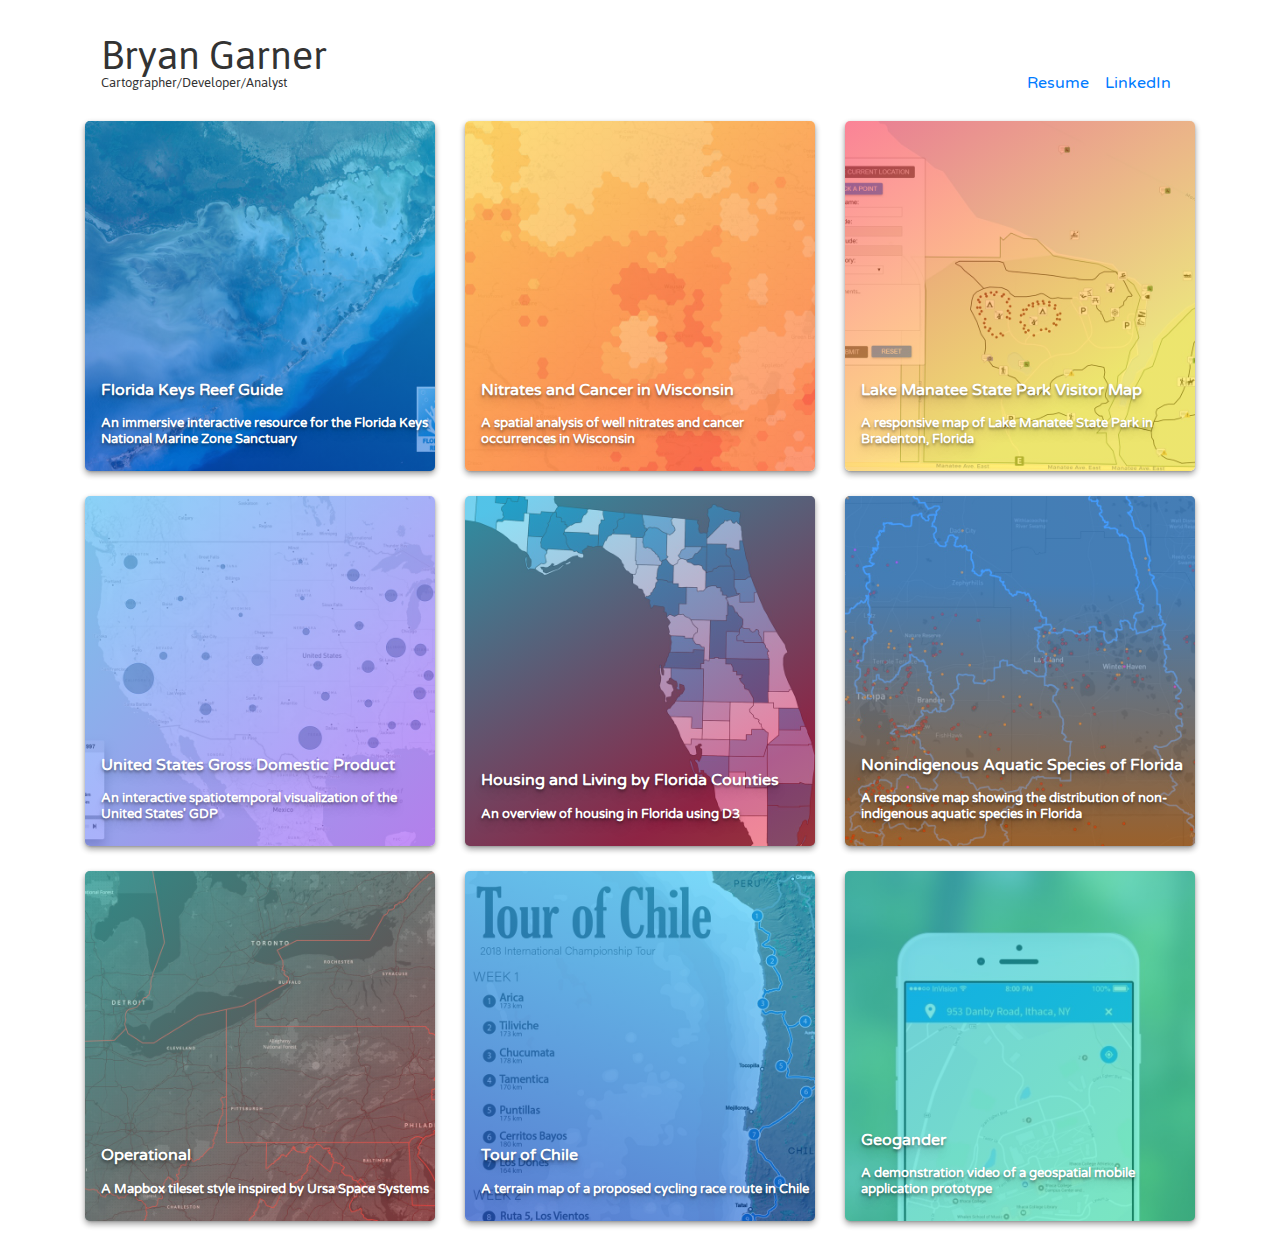
<file: index.html>
<!DOCTYPE html>
<html lang="en">
<head>
	<meta charset="utf-8">
	<meta content="IE=edge" http-equiv="X-UA-Compatible">
	<meta content="width=device-width, initial-scale=1" name="viewport">
    <meta name="msapplication-TileColor" content="#2b5797">
    <meta name="msapplication-config" content="./favicon/browserconfig.xml">
    <meta name="theme-color" content="#ffffff">
	<title>Bryan Garner Cartography</title>
    <link rel="apple-touch-icon" sizes="180x180" href="./favicon/apple-touch-icon.png">
    <link rel="icon" type="image/png" sizes="32x32" href="./favicon/favicon-32x32.png">
    <link rel="icon" type="image/png" sizes="16x16" href="./favicon/favicon-16x16.png">
    <link rel="manifest" href="./favicon/site.webmanifest">
    <link rel="mask-icon" href="./favicon/safari-pinned-tab.svg" color="#675cff">
    <link rel="shortcut icon" href="./favicon/favicon.ico">
	<link href="https://cdnjs.cloudflare.com/ajax/libs/font-awesome/5.9.0/css/all.css" rel="stylesheet">
	<link href="https://fonts.googleapis.com/css?family=Jaldi:700|Varela+Round&display=swap" rel="stylesheet">
	<link href="https://stackpath.bootstrapcdn.com/bootstrap/4.3.1/css/bootstrap.min.css" rel="stylesheet">
	<link href="css/bootstrap-fs-modal.css" rel="stylesheet">
	<link href="css/main.css" rel="stylesheet">
</head>
<body>
	<div class="container">
		<nav class="navbar navbar-expand">
			<span class="navbar-brand">Bryan Garner<br><span class="navbar-text">Cartographer/Developer/Analyst</span></span>
			<ul class="navbar-nav ml-auto">
				<li class="nav-item">
					<a class="nav-link" href="Bgarner_Resume.pdf" target="_blank">Resume</a>
				</li>
				<li class="nav-item">
					<a class="nav-link" href="https://www.linkedin.com/in/bryanhgarner/" target="_blank">LinkedIn</a>
				</li>
			</ul>
		</nav>
		<div class="projects">
			<div class="row">
				<div class="space col-6 col-md-4 col-lg-4">
					<div class="bg-img-blue project-thumbnail">
						<a data-target="#FKRGModal" data-toggle="modal"><img class="tiles" draggable="false" src="img/projects/floridakeysreefguide/home.jpg"></a>
						<div class="bottom-left">
							<p class="project-title">Florida Keys Reef Guide</p>
							<p class="project-subtitle">An immersive interactive resource for the Florida Keys National Marine Zone Sanctuary</p>
						</div>
					</div>
				</div>
				<div class="space col-6 col-md-4 col-lg-4">
					<div class="bg-img-red project-thumbnail">
						<a data-target="#NitratesCancer" data-toggle="modal"><img class="tiles" draggable="false" src="img/projects/nitratescancer/home.jpg"></a>
						<div class="bottom-left">
							<p class="project-title">Nitrates and Cancer in Wisconsin</p>
							<p class="project-subtitle">A spatial analysis of well nitrates and cancer occurrences in Wisconsin</p>
						</div>
					</div>
				</div>
				<div class="space col-6 col-md-4 col-lg-4">
					<div class="bg-img-yellow project-thumbnail">
						<a data-target="#LakeManateeStatePark" data-toggle="modal"><img class="tiles" draggable="false" src="img/projects/lakemanateestatepark/home.jpg"></a>
						<div class="bottom-left">
							<p class="project-title">Lake Manatee State Park Visitor Map</p>
							<p class="project-subtitle">A responsive map of Lake Manatee State Park in Bradenton, Florida</p>
						</div>
					</div>
				</div>
				<div class="space col-6 col-md-4 col-lg-4">
					<div class="bg-img-purple project-thumbnail">
						<a data-target="#UnitedStatesGrossDomesticProduct" data-toggle="modal"><img class="tiles" draggable="false" src="img/projects/unitedstatesgdp/home.jpg"></a>
						<div class="bottom-left">
							<p class="project-title">United States Gross Domestic Product</p>
							<p class="project-subtitle">An interactive spatiotemporal visualization of the United States' GDP</p>
						</div>
					</div>
				</div>
				<div class="space col-6 col-md-4 col-lg-4">
					<div class="bg-img-pink project-thumbnail">
						<a data-target="#D3FLHOUSING" data-toggle="modal"><img class="tiles" draggable="false" src="img/projects/d3flhousing/home.jpg"></a>
						<div class="bottom-left">
							<p class="project-title">Housing and Living by Florida Counties</p>
							<p class="project-subtitle">An overview of housing in Florida using D3</p>
						</div>
					</div>
				</div>
				<div class="space col-6 col-md-4 col-lg-4">
					<div class="bg-img-dark project-thumbnail">
						<a data-target="#NASFlorida" data-toggle="modal"><img class="tiles" draggable="false" src="img/projects/nasflorida/home.jpg"></a>
						<div class="bottom-left">
							<p class="project-title">Nonindigenous Aquatic Species of Florida</p>
							<p class="project-subtitle">A responsive map showing the distribution of non-indigenous aquatic species in Florida</p>
						</div>
					</div>
				</div>
				<div class="space col-6 col-md-4 col-lg-4">
					<div class="bg-img-watermelon project-thumbnail">
						<a data-target="#Operational" data-toggle="modal"><img class="tiles" draggable="false" src="img/projects/operational/home.jpg"></a>
						<div class="bottom-left">
							<p class="project-title">Operational</p>
							<p class="project-subtitle">A Mapbox tileset style inspired by Ursa Space Systems</p>
						</div>
					</div>
				</div>
				<div class="space col-6 col-md-4 col-lg-4">
					<div class="bg-img-blue project-thumbnail">
						<a data-target="#TourOfChile" data-toggle="modal"><img class="tiles" draggable="false" src="img/projects/tourofchile/home.jpg"></a>
						<div class="bottom-left">
							<p class="project-title">Tour of Chile</p>
							<p class="project-subtitle">A terrain map of a proposed cycling race route in Chile</p>
						</div>
					</div>
				</div>
				<div class="space col-6 col-md-4 col-lg-4">
					<div class="bg-img-green project-thumbnail">
						<a data-target="#Geogander" data-toggle="modal"><img class="tiles" draggable="false" src="img/projects/geoappprototype/home.jpg"></a>
						<div class="bottom-left">
							<p class="project-title">Geogander</p>
							<p class="project-subtitle">A demonstration video of a geospatial mobile application prototype</p>
						</div>
					</div>
				</div>
			</div>
		</div>
	</div><!-- Modals -->
	<!-- Florida Keys Reef Guide -->
	<div aria-hidden="true" class="modal fade modal-fullscreen" id="FKRGModal" role="dialog" tabindex="-1">
		<div class="modal-dialog" role="document">
			<div class="modal-content">
				<div class="modal-header">
					<h2 class="modal-title" id="FKRGModalLabel">Florida Keys Reef Guide</h2><button aria-label="Close" class="close" data-dismiss="modal" type="button"><span aria-hidden="true">&times;</span></button>
				</div>
				<div class="modal-body">
					<div class="container-fluid">
						<div class="row">
							<div class="col-md-8">
								<a href="/FloridaKeysReefGuide" target="_blank"><img draggable="false" src="img/projects/floridakeysreefguide/modal.jpg"></a>
							</div>
							<div class="col-md-4 ml-auto">
								<div class="project-details">
									<b>Data sources:</b>
									<p><a href="https://www.fgdl.org/metadataexplorer/explorer.jsp" target="_blank">Florida Geographic Data Library</a>, <a href="https://catalog.data.gov/dataset/florida-keys-national-marine-sanctuary-boundary-polygon1e9c8" target="_blank">Data.gov</a>, <a href="https://floridakeys.noaa.gov/fknms_map/welcome.html" target="_blank">Noaa.gov</a></p><b>Development libraries:</b>
									<p><a href="http://leafletjs.com/" target="_blank">Leaflet</a>, <a href="https://pchen66.github.io/Panolens/" target="_blank">Panolens</a>, <a href="https://jquery.com/" target="_blank">jQuery</a>, JavaScript, HTML, CSS</p><b>Software used:</b>
									<p><a href="http://brackets.io/" target="_blank">Brackets</a>, <a href="https://github.com/" target="_blank">GitHub</a>, <a href="http://desktop.arcgis.com/en/" target="_blank">ArcGIS Desktop</a></p>
									<p><i>Completed August 2019</i></p><a href="/FloridaKeysReefGuide" target="_blank"><button class="button" type="button">View Project</button></a>
								</div>
							</div>
						</div>
						<div class="row">
							<div class="col-md-12 ml-auto">
								<div class="project-description">
									<br>
									<p>The goal of this project was to create an interactive web map that allowed users to explore well known and established coral reef sites within the Florida Keys National Marine Sanctuary. The interactive map was an effort to modernize the many static map resources that can be found scattered across the internet. One key aspect of the modernization was to incorporate a mechanism to allow users to view each reef site or marine sanctuary zone in a 360-degree environment. In addition, give the users an opportunity to read information about said reef. The intended audience for this web map ranges from first time reef explorers to committed environmentalists. This web map is nested in a larger pseudo organization’s website called the Florida Keys Reef Guide. This web page provides users with condensed, organized, tips that at a minimum if abided by, will ensure the reefs will be better taken care of for the future. The webpage also includes links to organizations whose primary mission is to care for and educate about coral reefs and coral reefs health.</p>
									<p>Users can search for specific features by name or click any feature to get more information pertaining to the area. Users also have the ability to view reefs and marine zone areas in a 360-degree environment.</p>
									<p>The map was developed with Leaflet for the mapping component along with Panolens for the 360-degree photo viewer. Additional leaflet plugins were also used for the search and the baselayer toggle functions.</p><p>Created and tested with the Google Chrome Web Browser.</p>
								</div>
							</div>
						</div>
					</div>
				</div>
			</div>
		</div>
	</div><!-- Nitrates and Cancer in Wisconsin -->
	<div aria-hidden="true" class="modal fade modal-fullscreen" id="NitratesCancer" role="dialog" tabindex="-1">
		<div class="modal-dialog" role="document">
			<div class="modal-content">
				<div class="modal-header">
					<h2 class="modal-title" id="NitratesCancerModalLabel">Nitrates and Cancer in Wisconsin</h2><button aria-label="Close" class="close" data-dismiss="modal" type="button"><span aria-hidden="true">&times;</span></button>
				</div>
				<div class="modal-body">
					<div class="container-fluid">
						<div class="row">
							<div class="col-md-8">
								<a href="/NitratesCancer" target="_blank"><img draggable="false" src="img/projects/nitratescancer/modal.jpg"></a>
							</div>
							<div class="col-md-4 ml-auto">
								<div class="project-details">
									<b>Data sources:</b>
									<p>Wisconsin Department of Natural Resources</p><b>Development libraries:</b>
									<p><a href="http://leafletjs.com/" target="_blank">Leaflet</a>, <a href="http://turfjs.org/" target="_blank">Turf</a>, <a href="https://simplestatistics.org/" target="_blank">Simple Statistics</a>, <a href="https://jquery.com/" target="_blank">jQuery</a>, JavaScript, HTML, CSS</p><b>Software used:</b>
									<p><a href="http://brackets.io/" target="_blank">Brackets</a>, <a href="https://github.com/" target="_blank">GitHub</a>, <a href="http://desktop.arcgis.com/en/" target="_blank">ArcGIS Desktop</a></p>
									<p><i>Completed June 2019</i></p><a href="/NitratesCancer" target="_blank"><button class="button" type="button">View Project</button></a>
								</div>
							</div>
						</div>
						<div class="row">
							<div class="col-md-12 ml-auto">
								<div class="project-description">
									<br>
									<p>The goal of this project is to use Inverse Distance Weighted spatial interpolation and Ordinary Least Squares linear regression to examine the relationship between nitrate concentrations in water wells and cancer rates in the state of Wisconsin.</p>
									<p>Users can use the slider controls to select a distance decay weight to use for the spatial interpolation and the hexbin size in kilometers.</p>
									<p>The map was developed with Leaflet, using Turf for the geoprocessing and Simple Statistics to process the linear regression.</p><p>Created and tested with the Google Chrome Web Browser.</p>
								</div>
							</div>
						</div>
					</div>
				</div>
			</div>
		</div>
	</div><!-- Lake Manatee State Park Visitor Map -->
	<div aria-hidden="true" class="modal fade modal-fullscreen" id="LakeManateeStatePark" role="dialog" tabindex="-1">
		<div class="modal-dialog" role="document">
			<div class="modal-content">
				<div class="modal-header">
					<h2 class="modal-title" id="LakeManateeStateParkrModalLabel">Lake Manatee State Park Visitor Map</h2><button aria-label="Close" class="close" data-dismiss="modal" type="button"><span aria-hidden="true">&times;</span></button>
				</div>
				<div class="modal-body">
					<div class="container-fluid">
						<div class="row">
							<div class="col-md-8">
								<a href="/LakeManateeStatePark" target="_blank"><img draggable="false" src="img/projects/lakemanateestatepark/modal.jpg"></a>
							</div>
							<div class="col-md-4 ml-auto">
								<div class="project-details">
									<b>Data sources:</b>
									<p><a href="http://publicfiles.dep.state.fl.us/OTIS/GIS/data/" target="_blank">Florida Department of Environmental Protection</a></p><b>Development libraries:</b>
									<p><a href="http://leafletjs.com/" target="_blank">Leaflet</a>, <a href="https://jquery.com/" target="_blank">jQuery</a>, JavaScript, HTML, CSS</p><b>Software used:</b>
									<p><a href="http://brackets.io/" target="_blank">Brackets</a>, <a href="https://github.com/" target="_blank">GitHub</a>, <a href="http://desktop.arcgis.com/en/" target="_blank">ArcGIS Desktop</a> <a href="https://carto.com/" target="_blank">CARTO</a></p>
									<p><i>Completed July 2019</i></p><a href="/LakeManateeStatePark" target="_blank"><button class="button" type="button">View Project</button></a>
								</div>
							</div>
						</div>
						<div class="row">
							<div class="col-md-12 ml-auto">
								<div class="project-description">
									<br>
									<p>The goal of this project was to create a mobile-friendly web application for tourists visiting the Lake Manatee Sate Park.</p>
									<p>This application was Created with four main features, the ability for users to bookmark points within the park, geolocate their device, submit a comment to the database, and filter the comments on the map. The data is hosted on a CARTO database being manipulated using php and sql.</p>
									<p>The map was developed with Leaflet.</p><p>Created and tested with the Google Chrome Web Browser.</p>
								</div>
							</div>
						</div>
					</div>
				</div>
			</div>
		</div>
	</div><!-- United States Gross Domestic Product -->
	<div aria-hidden="true" class="modal fade modal-fullscreen" id="UnitedStatesGrossDomesticProduct" role="dialog" tabindex="-1">
		<div class="modal-dialog" role="document">
			<div class="modal-content">
				<div class="modal-header">
					<h2 class="modal-title" id="UnitedStatesGrossDomesticProductModalLabel">United States Gross Domestic Product</h2><button aria-label="Close" class="close" data-dismiss="modal" type="button"><span aria-hidden="true">&times;</span></button>
				</div>
				<div class="modal-body">
					<div class="container-fluid">
						<div class="row">
							<div class="col-md-8">
								<a href="/UnitedStatesGDP" target="_blank"><img draggable="false" src="img/projects/unitedstatesgdp/modal.jpg"></a>
							</div>
							<div class="col-md-4 ml-auto">
								<div class="project-details">
									<b>Data sources:</b>
									<p><a href="https://www.bea.gov/data/gdp/gdp-state" target="_blank">U.S. Bureau of Economic Analysis (BEA)</a></p><b>Development libraries:</b>
									<p><a href="http://leafletjs.com/" target="_blank">Leaflet</a>, <a href="https://jquery.com/" target="_blank">jQuery</a>, JavaScript, HTML, CSS</p><b>Software used:</b>
									<p><a href="http://brackets.io/" target="_blank">Brackets</a>, <a href="https://github.com/" target="_blank">GitHub</a>, <a href="https://products.office.com/en-us/excel" target="_blank">Microsoft Excel</a></p>
									<p><i>Completed March 2019</i></p><a href="/UnitedStatesGDP" target="_blank"><button class="button" type="button">View Project</button></a>
								</div>
							</div>
						</div>
						<div class="row">
							<div class="col-md-12 ml-auto">
								<div class="project-description">
									<br>
									<p>This Leaflet web map displays the United States Gross Domestic Product from 1997 to 2017.</p>
									<p>This spatiotemporal application has one main control that can be played or manipulated manually, allowing one to visualize the GDP via proportional symbology changes overtime.</p>
									<p>This was an introductory project to the Leaflet JavaScript Library.</p><p>Created and tested with the Google Chrome Web Browser.</p>
								</div>
							</div>
						</div>
					</div>
				</div>
			</div>
		</div>
	</div><!-- Housing and Living by Florida Counties -->
	<div aria-hidden="true" class="modal fade modal-fullscreen" id="D3FLHOUSING" role="dialog" tabindex="-1">
		<div class="modal-dialog" role="document">
			<div class="modal-content">
				<div class="modal-header">
					<h2 class="modal-title" id="D3FLHOUSINGModalLabel">Housing and Living by Florida Counties</h2><button aria-label="Close" class="close" data-dismiss="modal" type="button"><span aria-hidden="true">&times;</span></button>
				</div>
				<div class="modal-body">
					<div class="container-fluid">
						<div class="row">
							<div class="col-md-8">
								<a href="/D3FLHOUSING" target="_blank"><img draggable="false" src="img/projects/d3flhousing/modal.jpg"></a>
							</div>
							<div class="col-md-4 ml-auto">
								<div class="project-details">
									<b>Data sources:</b>
									<p><a href="https://www.countyhealthrankings.org/" target="_blank">University of Wisconsin County Health Rankings 2016</a>, <a href="https://www.census.gov/programs-surveys/acs/" target="_blank">Census Bureau ACS 5-year Estimate 2016</a></p><b>Development libraries:</b>
									<p><a href="https://d3js.org/" target="_blank">D3</a>, <a href="https://jquery.com/" target="_blank">jQuery</a>, JavaScript, HTML, CSS</p><b>Software used:</b>
									<p><a href="http://brackets.io/" target="_blank">Brackets</a>, <a href="https://github.com/" target="_blank">GitHub</a>, <a href="https://products.office.com/en-us/excel" target="_blank">Microsoft Excel</a></p>
									<p><i>Completed April 2019</i></p><a href="/D3FLHOUSING" target="_blank"><button class="button" type="button">View Project</button></a>
								</div>
							</div>
						</div>
						<div class="row">
							<div class="col-md-12 ml-auto">
								<div class="project-description">
									<br>
									<p>This is an overview of data pertaining to housing and living in Florida by county looking at commuting, property values, homeowner percentages and housing problem data.</p>
									<p>D3 allows you to bind arbitrary data to a Document Object Model (DOM), and then apply data-driven transformations to the document.</p>
									<p>This was an introductory project to the D3(data driven documents) library.</p><p>Created and tested with the Google Chrome Web Browser.</p>
								</div>
							</div>
						</div>
					</div>
				</div>
			</div>
		</div>
	</div><!-- NAS Florida -->
	<div aria-hidden="true" class="modal fade modal-fullscreen" id="NASFlorida" role="dialog" tabindex="-1">
		<div class="modal-dialog" role="document">
			<div class="modal-content">
				<div class="modal-header">
					<h2 class="modal-title" id="NASFloridaModalLabel">Nonindigenous Aquatic Species of Florida</h2><button aria-label="Close" class="close" data-dismiss="modal" type="button"><span aria-hidden="true">&times;</span></button>
				</div>
				<div class="modal-body">
					<div class="container-fluid">
						<div class="row">
							<div class="col-md-8">
								<a href="/NASFlorida" target="_blank"><img draggable="false" src="img/projects/nasflorida/modal.jpg"></a>
							</div>
							<div class="col-md-4 ml-auto">
								<div class="project-details">
									<b>Data sources:</b>
									<p><a href="https://nas.er.usgs.gov/default.aspx" target="_blank">USGS NAS Database</a></p><b>Development libraries:</b>
									<p><a href="http://leafletjs.com/" target="_blank">Leaflet</a>, <a href="https://d3js.org/" target="_blank">D3</a>, <a href="https://jquery.com/" target="_blank">jQuery</a>, JavaScript, HTML, CSS</p><b>Software used:</b>
									<p><a href="http://brackets.io/" target="_blank">Brackets</a>, <a href="https://github.com/" target="_blank">GitHub</a></p>
									<p><i>Completed May 2019</i></p><a href="/NASFlorida" target="_blank"><button class="button" type="button">View Project</button></a>
								</div>
							</div>
						</div>
						<div class="row">
							<div class="col-md-12 ml-auto">
								<div class="project-description">
									<br>
									<p>This is a responsive and interactive map showing the distribution of non-indigenous aquatic species in the state of Florida.</p>
									<p>This project aims to educate and provide resources for individuals interested in aquatic invasive species of Florida.</p>
									<p>The map was developed with Leaflet and D3.</p><p>Created and tested with the Google Chrome Web Browser.</p>
								</div>
							</div>
						</div>
					</div>
				</div>
			</div>
		</div>
	</div><!-- Operational -->
	<div aria-hidden="true" class="modal fade modal-fullscreen" id="Operational" role="dialog" tabindex="-1">
		<div class="modal-dialog" role="document">
			<div class="modal-content">
				<div class="modal-header">
					<h2 class="modal-title" id="OperationalModalLabel">Operational</h2><button aria-label="Close" class="close" data-dismiss="modal" type="button"><span aria-hidden="true">&times;</span></button>
				</div>
				<div class="modal-body">
					<div class="container-fluid">
						<div class="row">
							<div class="col-md-8">
								<a href="https://api.mapbox.com/styles/v1/bryangarner/cjp8m4pga7tym2snp5fv3aapv.html?fresh=true&title=true&access_token=pk.eyJ1IjoiYnJ5YW5nYXJuZXIiLCJhIjoiY2pqNGxvOWw1MTlyOTN3cDZoanhnOG9tdyJ9.EEUHDCVqGagl9EnsZ9TJ8g#4.36/31.84/-92.36" target="_blank"><img draggable="false" src="img/projects/operational/modal.jpg"></a>
							</div>
							<div class="col-md-4 ml-auto">
								<div class="project-details">
									<b>Data sources:</b>
									<p><a href="https://www.mapbox.com/data-products/" target="_blank">Mapbox Data Products</a></p><b>Development tools:</b>
									<p><a href="https://www.mapbox.com/mapbox-studio/" target="_blank">Mapbox Studio</a></p><b>Software used:</b>
									<p><a href="https://github.com/" target="_blank">GitHub</a></p>
									<p><i>Completed Dec 2018</i></p><a href="https://api.mapbox.com/styles/v1/bryangarner/cjp8m4pga7tym2snp5fv3aapv.html?fresh=true&title=true&access_token=pk.eyJ1IjoiYnJ5YW5nYXJuZXIiLCJhIjoiY2pqNGxvOWw1MTlyOTN3cDZoanhnOG9tdyJ9.EEUHDCVqGagl9EnsZ9TJ8g#4.36/31.84/-92.36" target="_blank"><button class="button" type="button">View Project</button></a>
								</div>
							</div>
						</div>
						<div class="row">
							<div class="col-md-12 ml-auto">
								<div class="project-description">
									<br>
									<p>A quick introduction to Mapbox and Mapbox Studio. I took inspiration from an Ithaca, NY based company called Ursa Space Systems.</p>
								</div>
							</div>
						</div>
					</div>
				</div>
			</div>
		</div>
	</div><!-- Tour of Chile -->
	<div aria-hidden="true" class="modal fade modal-fullscreen" id="TourOfChile" role="dialog" tabindex="-1">
		<div class="modal-dialog" role="document">
			<div class="modal-content">
				<div class="modal-header">
					<h2 class="modal-title" id="TourOfChileModalLabel">Tour Of Chile</h2><button aria-label="Close" class="close" data-dismiss="modal" type="button"><span aria-hidden="true">&times;</span></button>
				</div>
				<div class="modal-body">
					<div class="container-fluid">
						<div class="row">
							<div class="col-md-8">
								<a href="img/projects/tourofchile/TourOfChile.pdf" target="_blank"><img draggable="false" src="img/projects/tourofchile/modal.jpg"></a>
							</div>
							<div class="col-md-4 ml-auto">
								<div class="project-details">
									<b>Data sources:</b>
									<p><a href="http://www.naturalearthdata.com/downloads/50m-physical-vectors/50m-graticules" target="_blank">Natural Earth</a>, <a href="http://www.viewfinderpanoramas.org/Coverage%20map%20viewfinderpanoramas_org15.htm" target="_blank">Viewfinder Panoramas</a>, <a href="http://www.fao.org/countryprofiles/data-sources/en/" target="_blank">UN Food and Agriculture Organization</a></p><b>Software used:</b>
									<p><a href="http://desktop.arcgis.com/en/" target="_blank">ArcGIS Desktop</a>, <a href="https://www.adobe.com/products/photoshop.html" target="_blank">Adobe Photoshop</a>, <a href="https://www.adobe.com/products/illustrator.html" target="_blank">Adobe Illustrator</a></p>
									<p><i>Completed Oct 2018</i></p><a href="img/projects/tourofchile/TourOfChile.pdf" target="_blank"><button class="button" type="button">View Project</button></a>
								</div>
							</div>
						</div>
						<div class="row">
							<div class="col-md-12 ml-auto">
								<div class="project-description">
									<br>
									<p>This print map was created as part of a graphic design in cartography course. The challenge for this course included planning and digitizing a real-world route, and then combining it with a terrain basemap that fit with the challenge scenario.</p>
									<p>The vector post-processing was conducted in Illustrator. In order to make it more realistic and appealing, Photoshop was used to adjust the terrain features, tweak colors and add textures according to the land cover.</p>
								</div>
							</div>
						</div>
					</div>
				</div>
			</div>
		</div>
	</div><!-- Geogander -->
	<div aria-hidden="true" class="modal fade modal-fullscreen" id="Geogander" role="dialog" tabindex="-1">
		<div class="modal-dialog" role="document">
			<div class="modal-content">
				<div class="modal-header">
					<h2 class="modal-title" id="GeoganderModalLabel">Geogander</h2><button aria-label="Close" class="close" data-dismiss="modal" type="button"><span aria-hidden="true">&times;</span></button>
				</div>
				<div class="modal-body">
					<div class="container-fluid">
						<div class="row">
							<div class="col-md-8">
								<a href="img/projects/geoappprototype/GeoAppPrototype.mp4" target="_blank"><img draggable="false" src="img/projects/geoappprototype/modal.jpg"></a>
							</div>
							<div class="col-md-4 ml-auto">
								<div class="project-details">
									<b>Software used:</b>
									<p><a href="https://www.adobe.com/products/photoshop.html" target="_blank">Adobe Photoshop</a>, <a href="https://www.adobe.com/products/illustrator.html" target="_blank">Adobe Illustrator</a>, <a href="https://www.adobe.com/products/aftereffects.html" target="_blank">Adobe After Effects</a>, <a href="https://www.invisionapp.com/studio" target="_blank">InVision Studio</a></p>
									<p><i>Completed Sept 2017</i></p><a href="img/projects/geoappprototype/GeoAppPrototype.mp4" target="_blank"><button class="button" type="button">View Project</button></a>
								</div>
							</div>
						</div>
						<div class="row">
							<div class="col-md-12 ml-auto">
								<div class="project-description">
									<br>
									<p>This is a prototype created to visualize a proposed geospatial app called Geogander. The idea behind this project is to rapidly view a simulated end product to get the look, feel, and idea across to an audience.</p>
									<p>Mock images and animations were created using Illustrator and Photoshop, later imported into InVision Studio to simulate a mobile application environment. Recorded with QuickTime and edited using Adobe After Effects.</p>
								</div>
							</div>
						</div>
					</div>
				</div>
			</div>
		</div>
	</div>
	<script src="https://code.jquery.com/jquery-3.3.1.slim.min.js">
	</script> 
	<script src="https://cdnjs.cloudflare.com/ajax/libs/popper.js/1.14.7/umd/popper.min.js">
	</script> 
	<script src="https://stackpath.bootstrapcdn.com/bootstrap/4.3.1/js/bootstrap.min.js">
	</script>
</body>
</html>
</file>
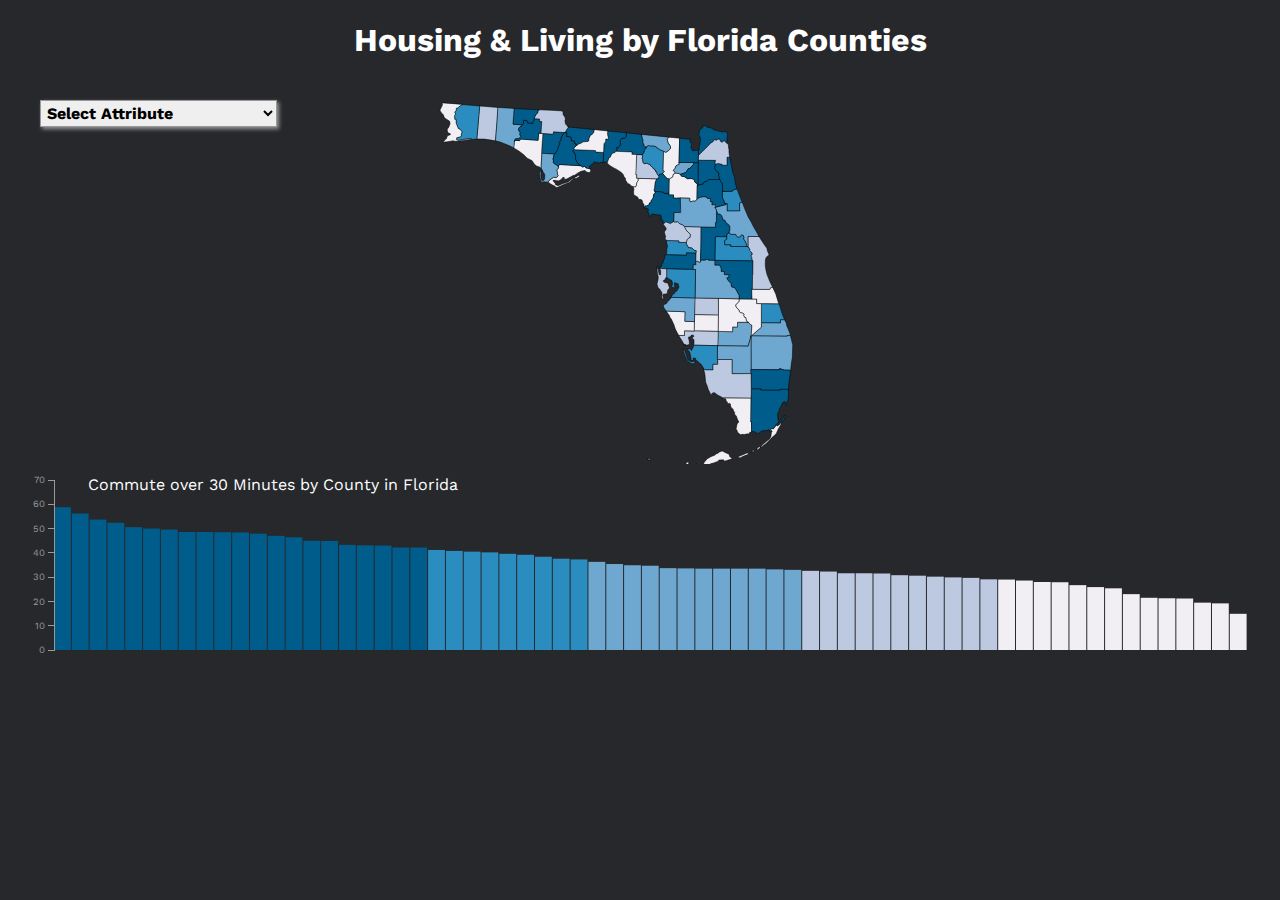
<file: GEOG575/FLHOUSING/index.html>
<!DOCTYPE html>
<html lang="en">
<head>
	<meta charset="utf-8">
	<meta content="width=device-width" name="viewport">
	<title>Housing & living by Florida Counties</title>
	<link href="css/style.css" rel="stylesheet">
    <link href="https://fonts.googleapis.com/css?family=Work+Sans" rel="stylesheet">
    <link rel="shortcut icon" type="image/x-icon" href="img/Palm.png">
</head>
<body>
    <div id="title"> <h1>Housing & Living by Florida Counties</h1></div>
    <div id="map"></div>
    <div id="datadetails"></div>
    <div id="datasource"></div>
    <script src="lib/d3.js" type="text/javascript"></script>
    <script src="lib/d3-queue.v2.min.js" type="text/javascript"></script>
    <script src="lib/simple-statistics.min.js" type="text/javascript"></script>
    <script src="lib/topojson.min.js" type="text/javascript"></script>
	<script src="js/main.js" type="text/javascript"></script>
</body>
</html>
</file>
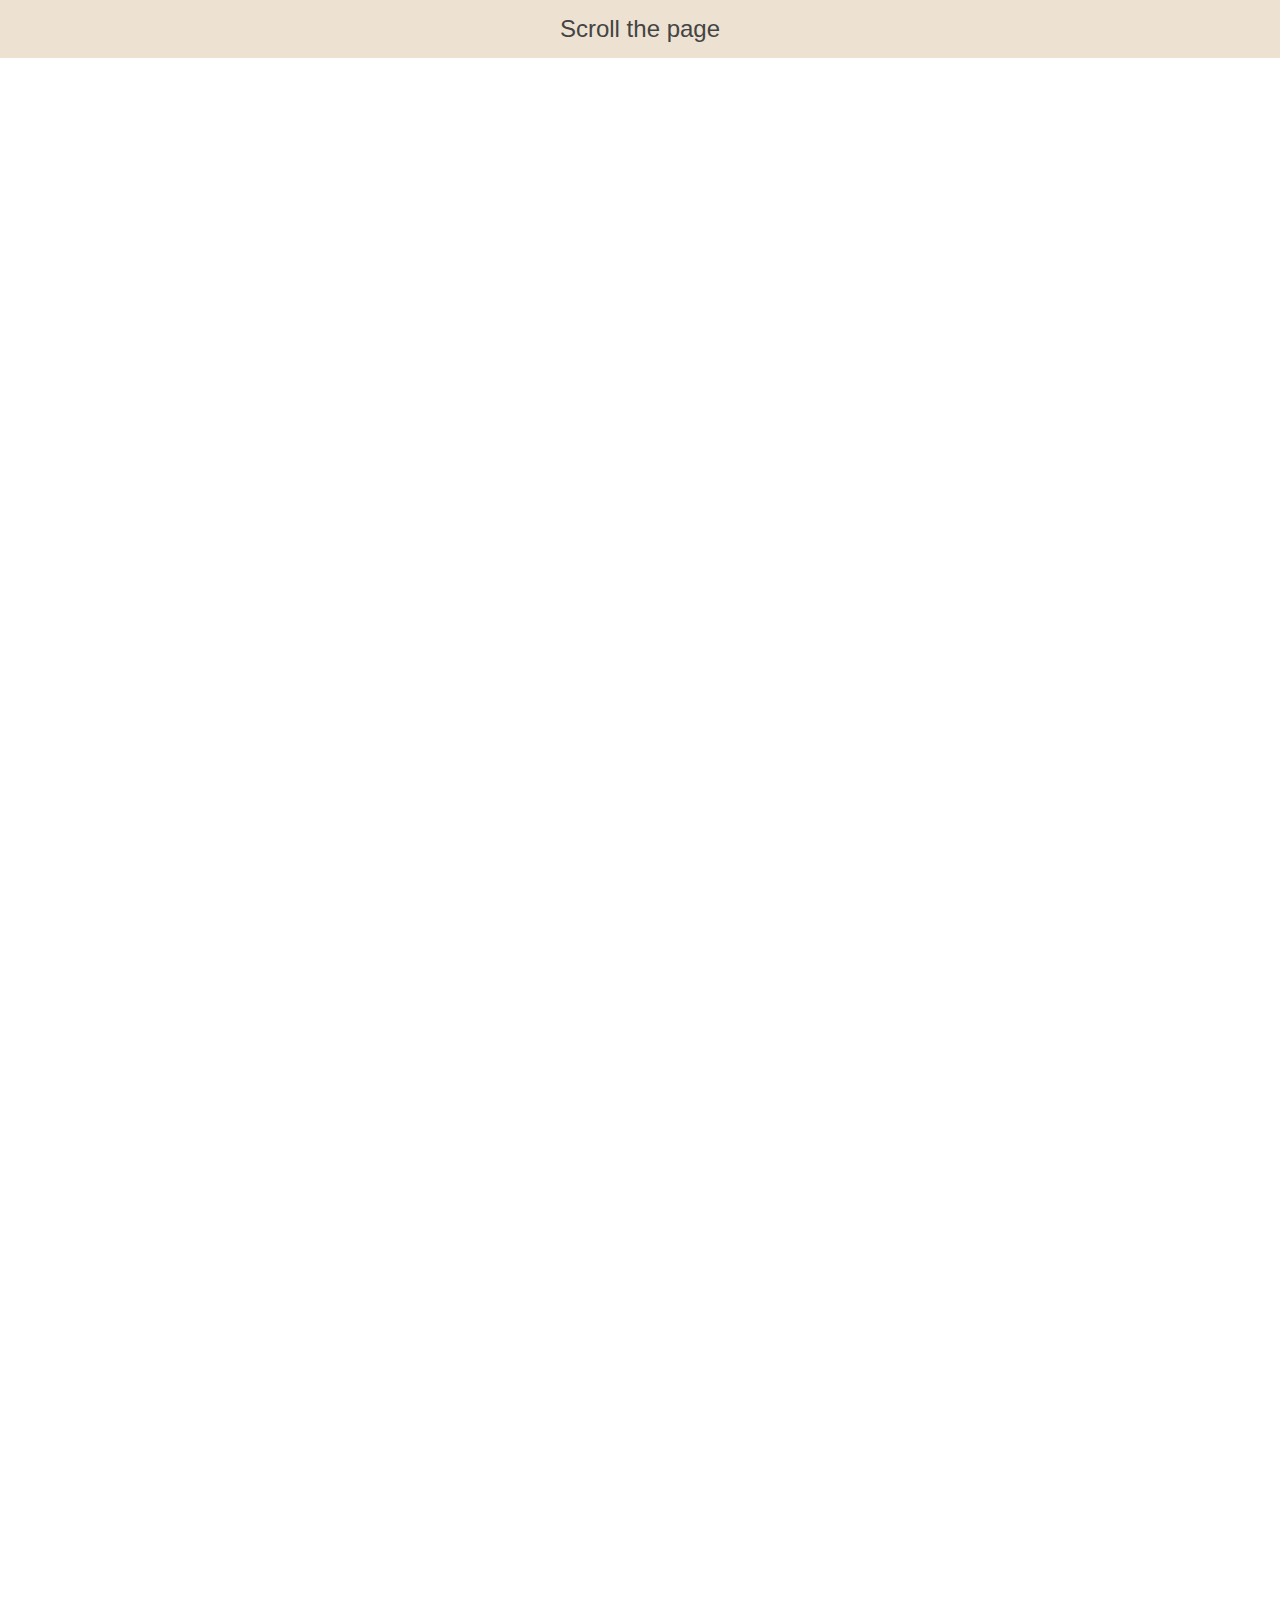
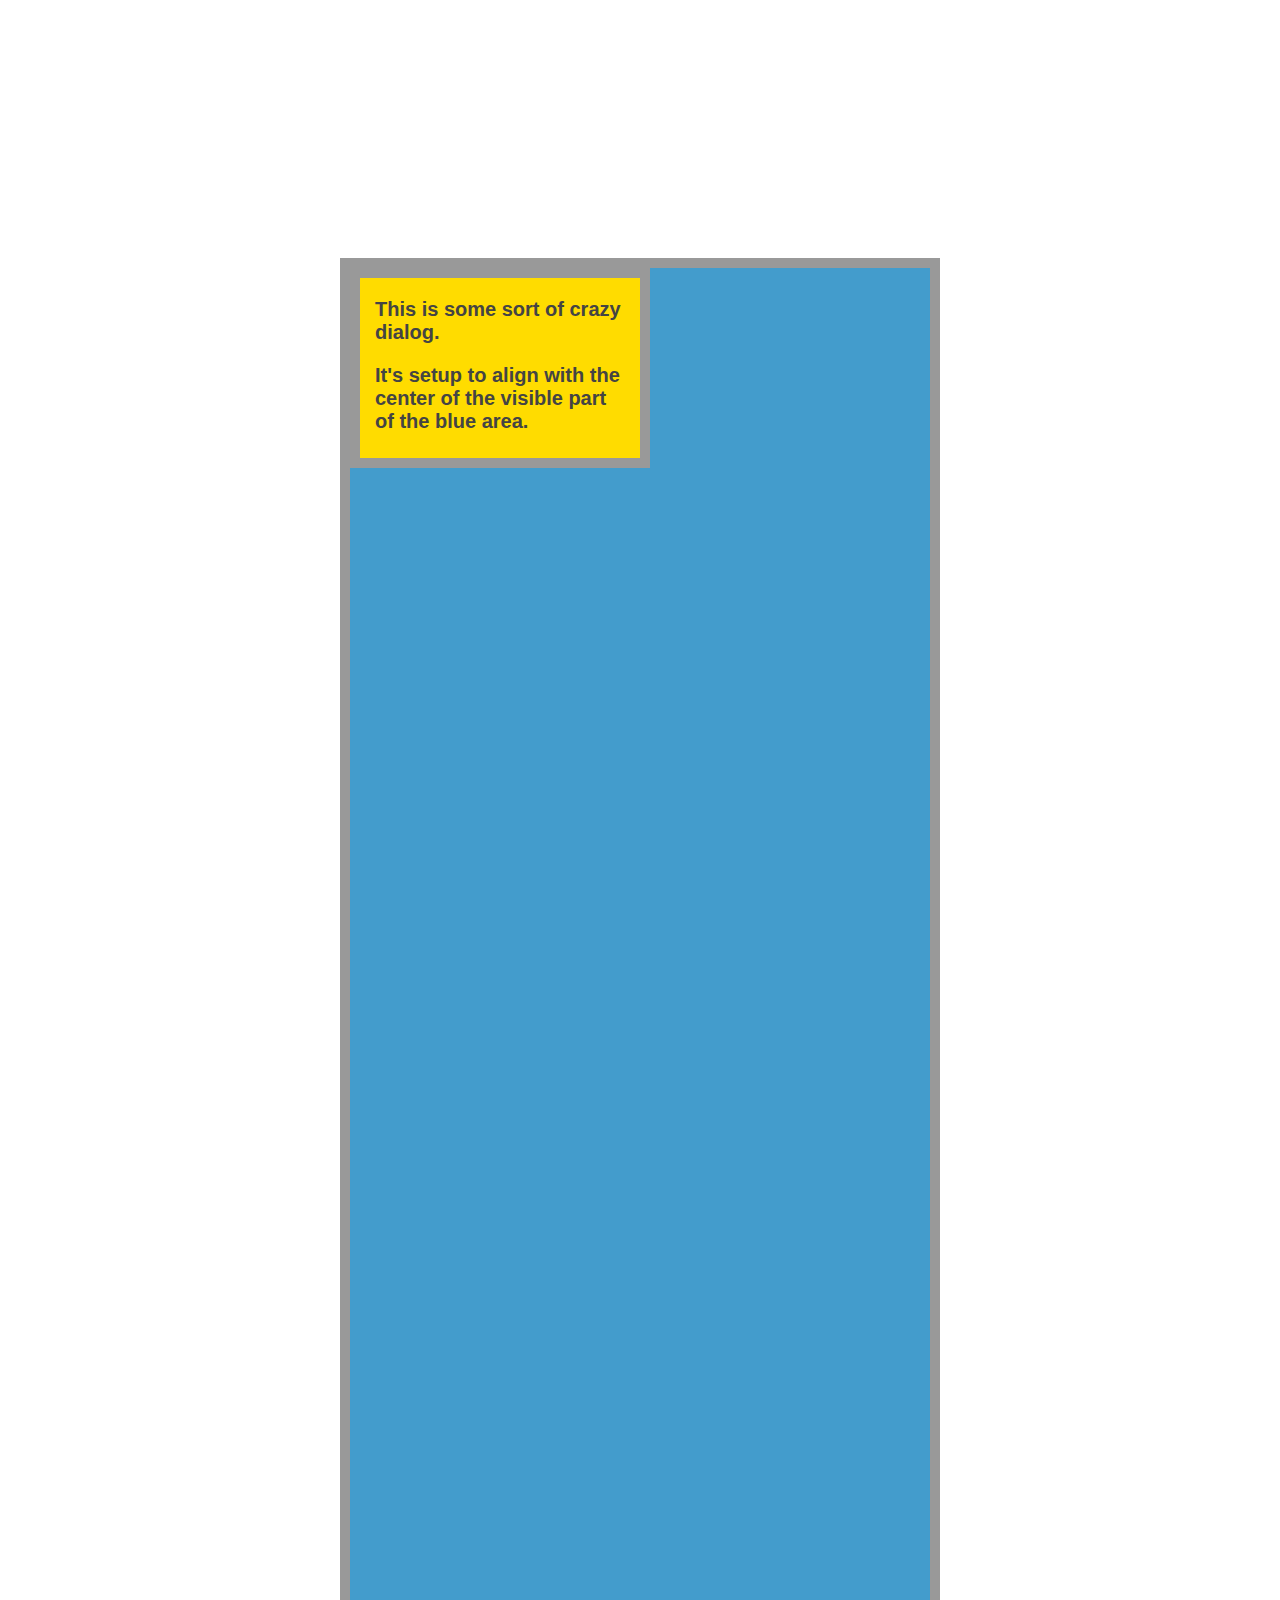
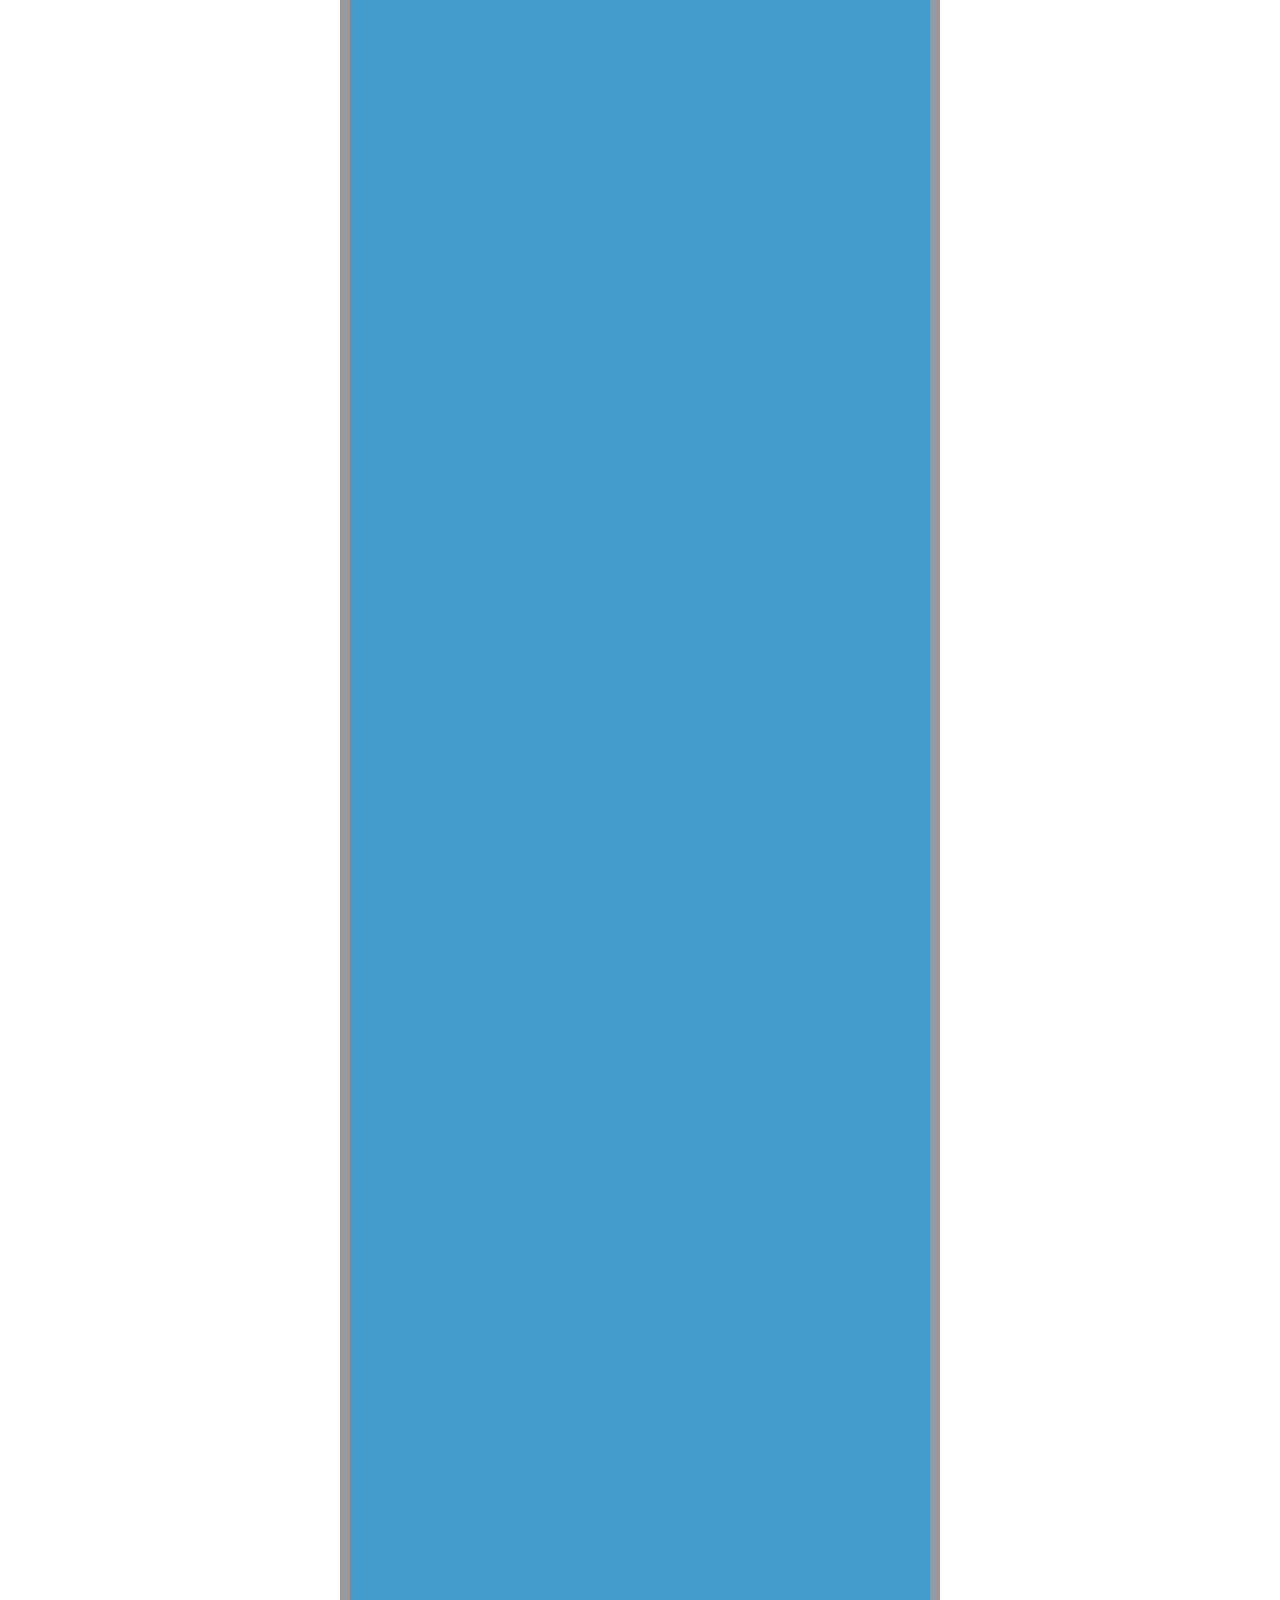
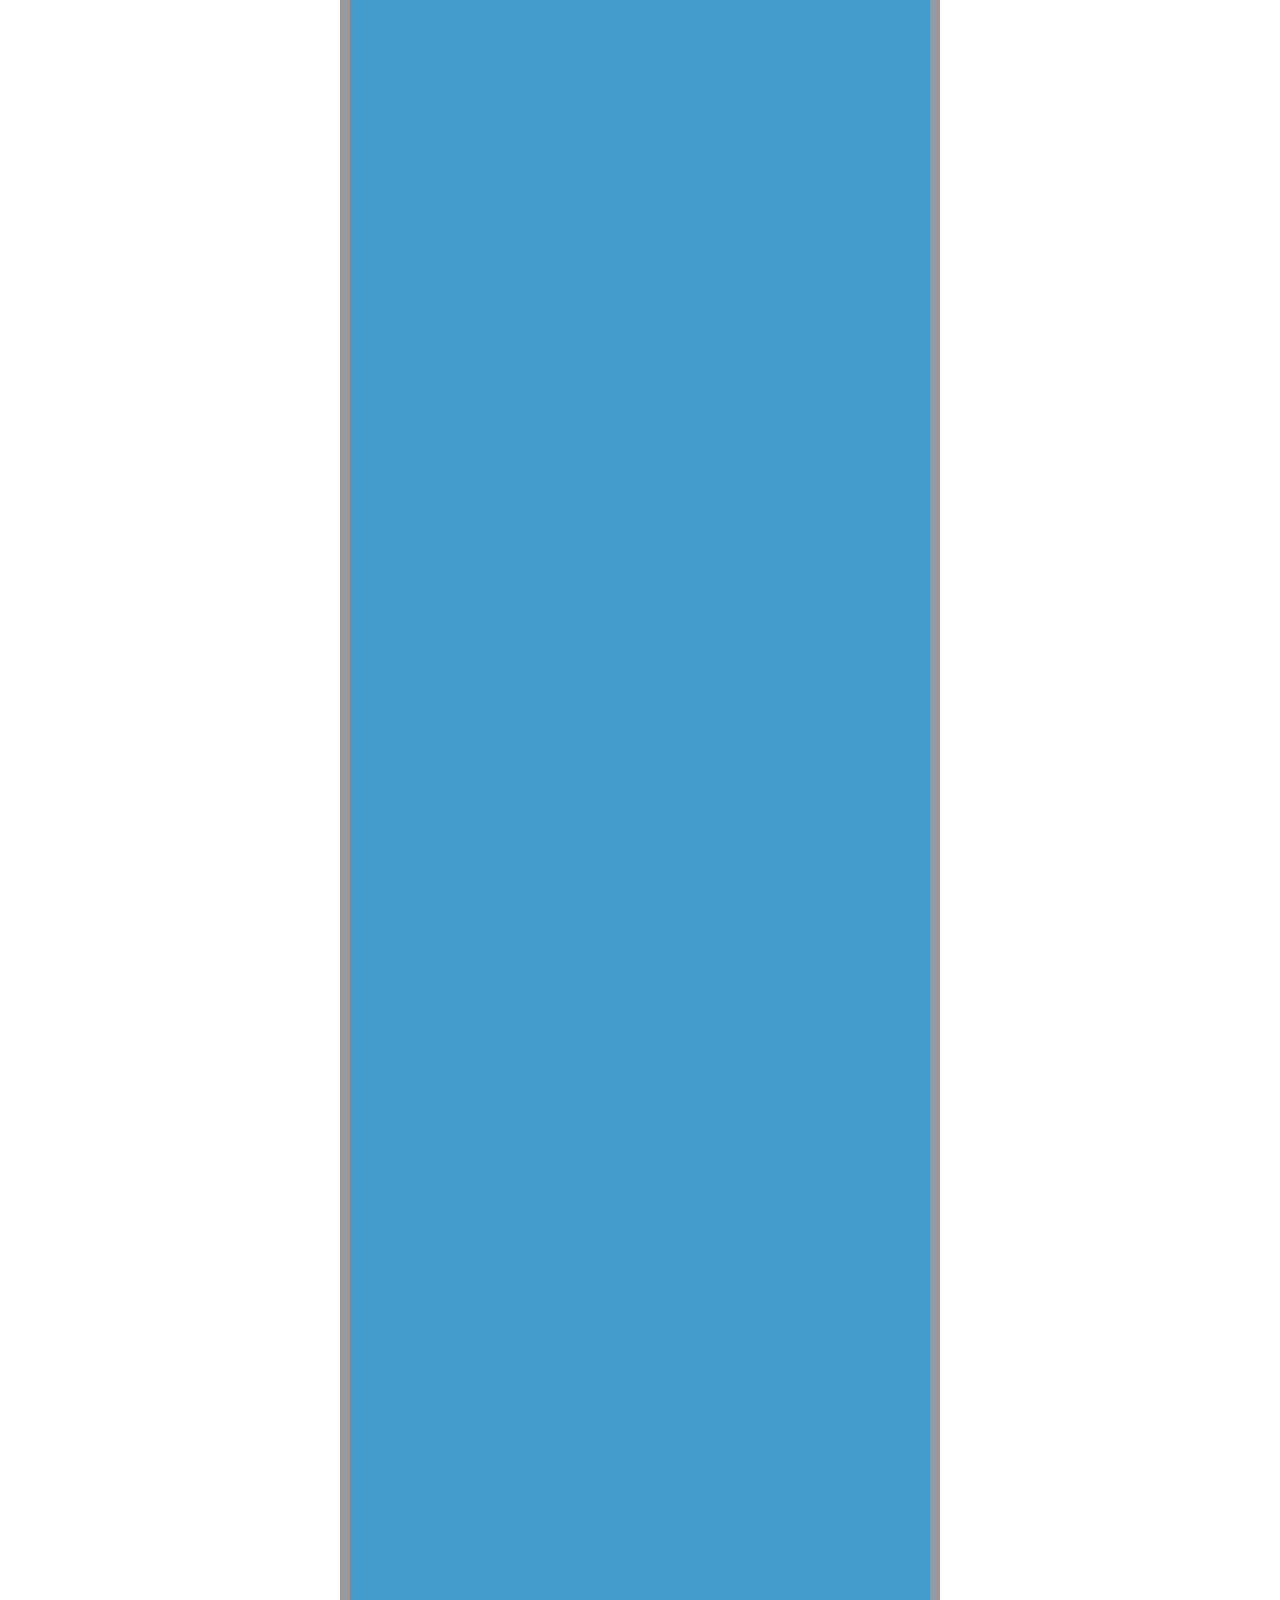
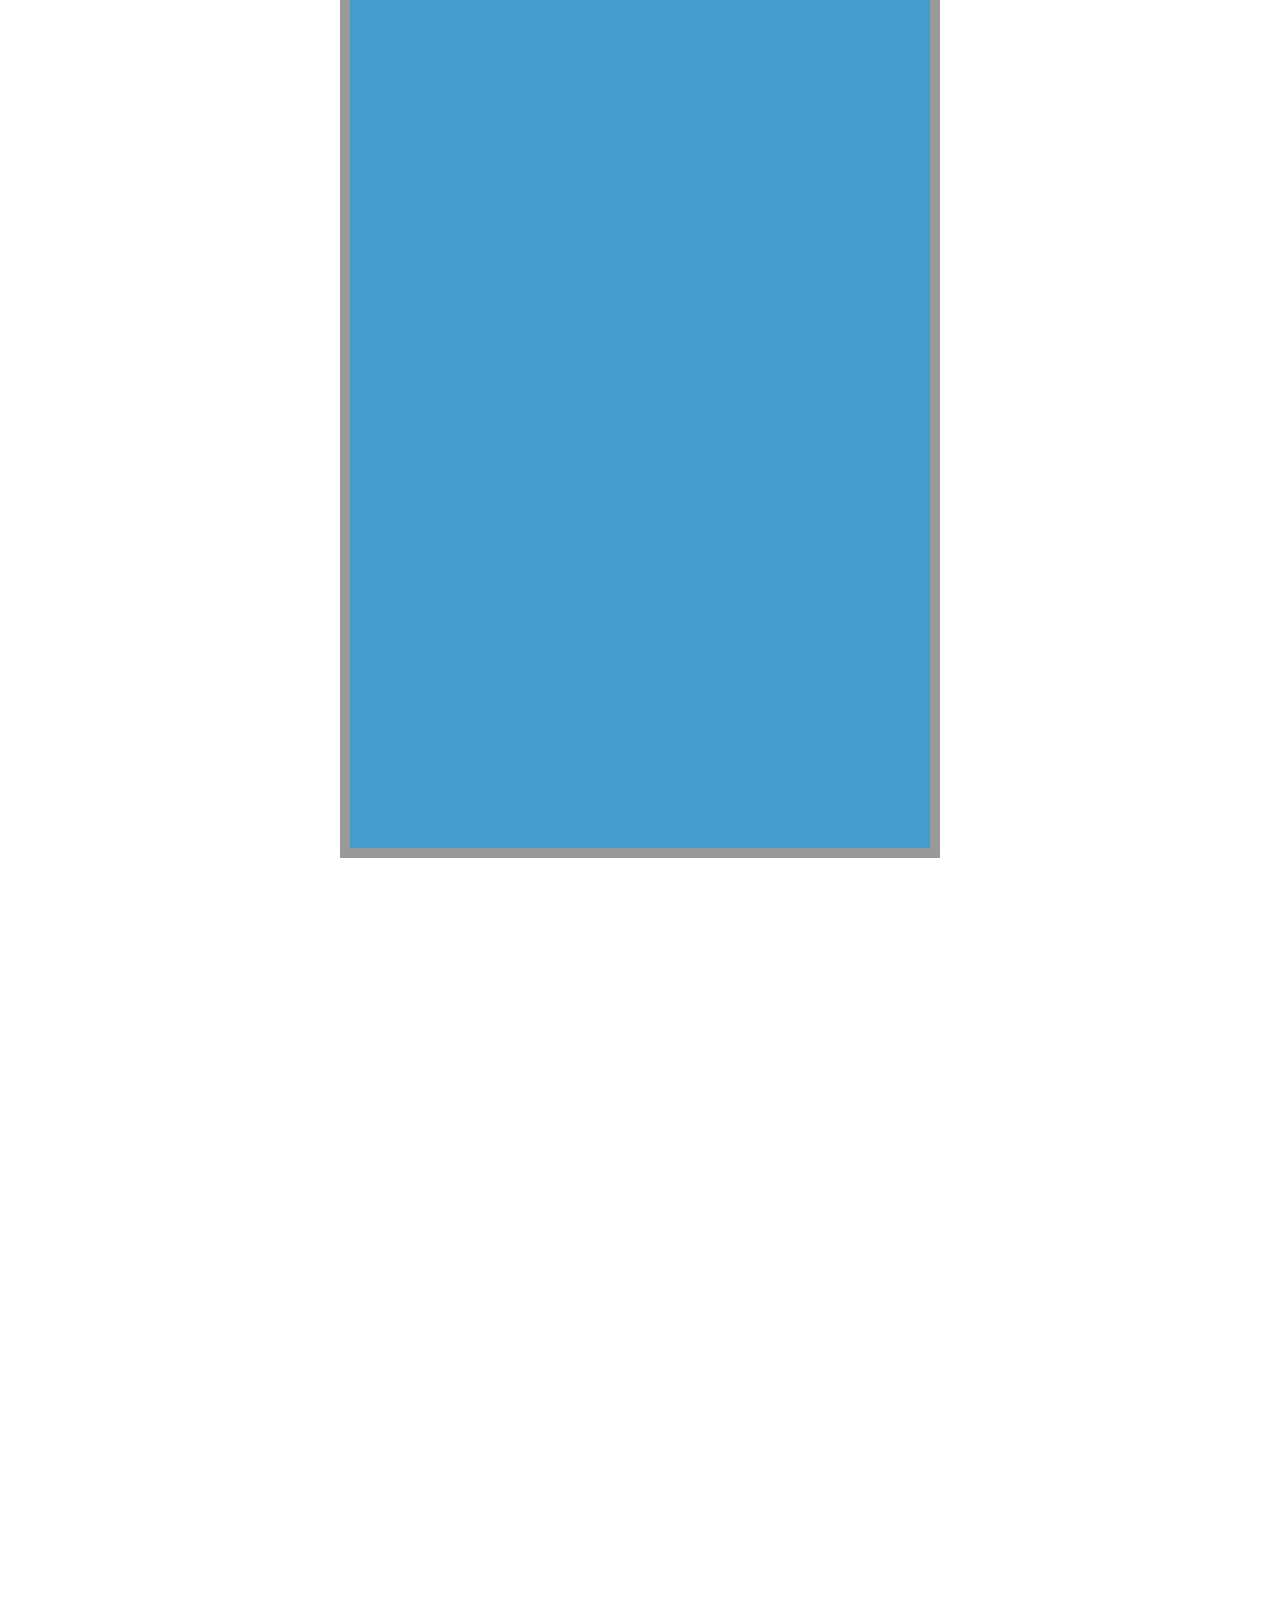
<file: GEOG575/FLNAS/lib/tether-1.3.3/examples/content-visible/index.html>
<!DOCTYPE html>
<html>
    <head>
        <link rel="stylesheet" href="../resources/css/base.css" />
    </head>
    <body>

    <div class="instructions">Scroll the page</div>

    <style>
      .instructions {
        width: 100%;
        text-align: center;
        font-size: 24px;
        padding: 15px;
        background-color: rgba(210, 180, 140, 0.4);
      }

      * {
        box-sizing: border-box;
      }
      body {
        min-height: 1200vh;
        height: 100%;
      }

      .content-box {
        width: 600px;
        border: 10px solid #999;
        height: 600vh;
        background-color: #439CCC;
        margin: 200vh auto;
      }
      .element {
        border: 10px solid #999;
        background-color: #FFDC00;
        width: 300px;
        height: 200px;
        padding: 0 15px;
        font-size: 20px;
        font-weight: bold;
      }
    </style>

    <div class="content-box">
      <div class="element">
        <p>This is some sort of crazy dialog.</p>

        <p>It's setup to align with the center of the visible part of the blue area.</p>
      </div>
    </div>

    <script src="//github.hubspot.com/tether/dist/js/tether.js"></script>
    <script>
      new Tether({
        element: '.element',
        target: '.content-box',
        attachment: 'middle center',
        targetAttachment: 'middle center',
        targetModifier: 'visible'
      });
    </script>
  </body>
</html>
</file>
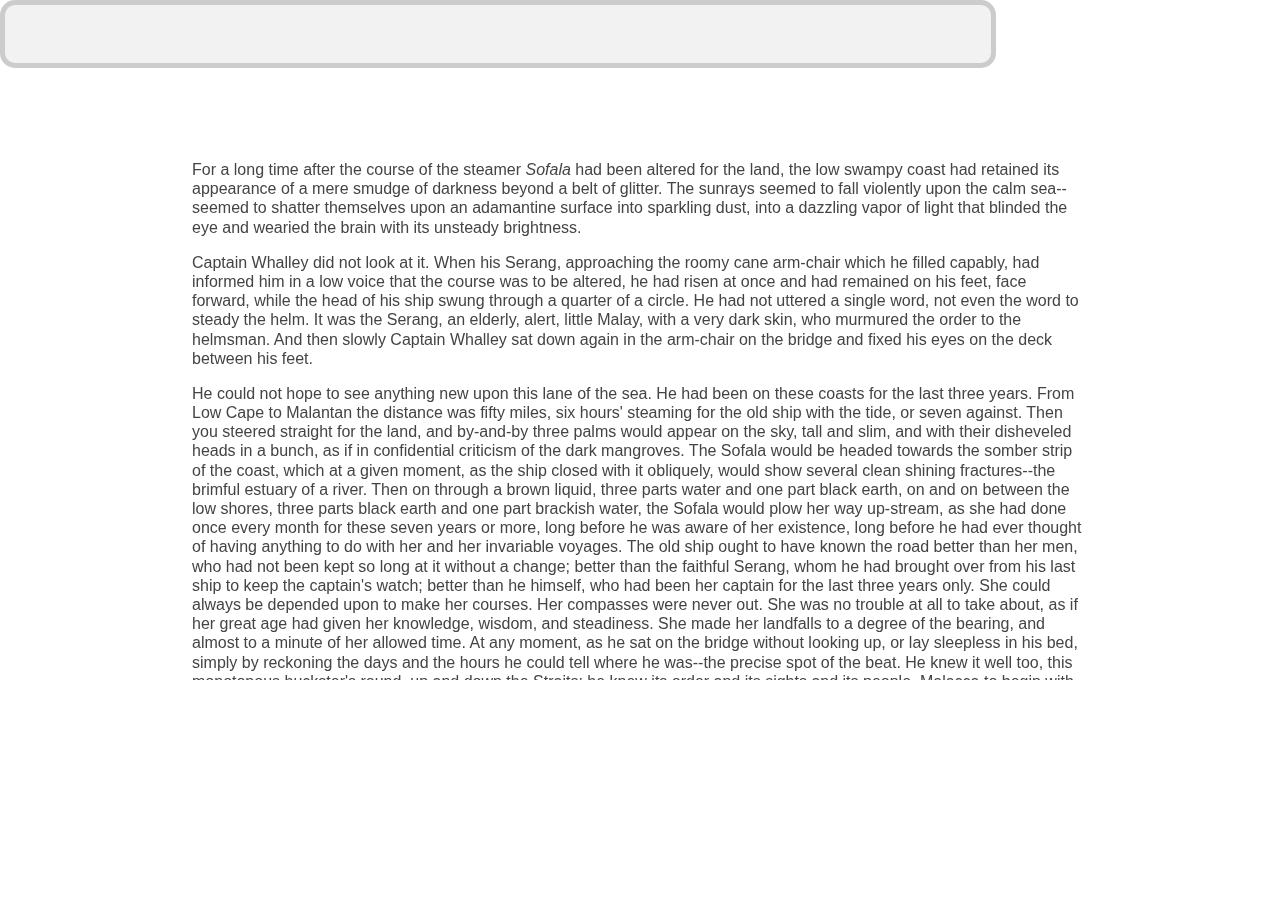
<file: GEOG575/FLNAS/lib/tether-1.3.3/examples/element-scroll/index.html>
<!DOCTYPE html>
<html>
    <head>
      <link rel="stylesheet" href="../resources/css/base.css" />
    </head>
    <body>

    <div class="scroll">
      <p>For a long time after the course of the steamer <em>Sofala</em> had been
      altered for the land, the low swampy coast had retained its appearance
      of a mere smudge of darkness beyond a belt of glitter. The sunrays
      seemed to fall violently upon the calm sea--seemed to shatter themselves
      upon an adamantine surface into sparkling dust, into a dazzling vapor
      of light that blinded the eye and wearied the brain with its unsteady
      brightness.</p>

      <p>Captain Whalley did not look at it. When his Serang, approaching the
      roomy cane arm-chair which he filled capably, had informed him in a low
      voice that the course was to be altered, he had risen at once and had
      remained on his feet, face forward, while the head of his ship swung
      through a quarter of a circle. He had not uttered a single word, not
      even the word to steady the helm. It was the Serang, an elderly, alert,
      little Malay, with a very dark skin, who murmured the order to the
      helmsman. And then slowly Captain Whalley sat down again in the
      arm-chair on the bridge and fixed his eyes on the deck between his feet.</p>

      <p>He could not hope to see anything new upon this lane of the sea. He had
      been on these coasts for the last three years. From Low Cape to Malantan
      the distance was fifty miles, six hours' steaming for the old ship with
      the tide, or seven against. Then you steered straight for the land, and
      by-and-by three palms would appear on the sky, tall and slim, and with
      their disheveled heads in a bunch, as if in confidential criticism of
      the dark mangroves. The Sofala would be headed towards the somber
      strip of the coast, which at a given moment, as the ship closed with
      it obliquely, would show several clean shining fractures--the brimful
      estuary of a river. Then on through a brown liquid, three parts water
      and one part black earth, on and on between the low shores, three parts
      black earth and one part brackish water, the Sofala would plow her way
      up-stream, as she had done once every month for these seven years or
      more, long before he was aware of her existence, long before he had ever
      thought of having anything to do with her and her invariable voyages.
      The old ship ought to have known the road better than her men, who had
      not been kept so long at it without a change; better than the faithful
      Serang, whom he had brought over from his last ship to keep the
      captain's watch; better than he himself, who had been her captain for
      the last three years only. She could always be depended upon to make her
      courses. Her compasses were never out. She was no trouble at all to
      take about, as if her great age had given her knowledge, wisdom, and
      steadiness. She made her landfalls to a degree of the bearing, and
      almost to a minute of her allowed time. At any moment, as he sat on
      the bridge without looking up, or lay sleepless in his bed, simply by
      reckoning the days and the hours he could tell where he was--the precise
      spot of the beat. He knew it well too, this monotonous huckster's
      round, up and down the Straits; he knew its order and its sights and its
      people. Malacca to begin with, in at daylight and out at dusk, to cross
      over with a rigid phosphorescent wake this highway of the Far East.
      Darkness and gleams on the water, clear stars on a black sky, perhaps
      the lights of a home steamer keeping her unswerving course in the
      middle, or maybe the elusive shadow of a native craft with her mat sails
      flitting by silently--and the low land on the other side in sight
      at daylight. At noon the three palms of the next place of call, up a
      sluggish river. The only white man residing there was a retired young
      sailor, with whom he had become friendly in the course of many voyages.
      Sixty miles farther on there was another place of call, a deep bay with
      only a couple of houses on the beach. And so on, in and out, picking
      up coastwise cargo here and there, and finishing with a hundred miles'
      steady steaming through the maze of an archipelago of small islands up
      to a large native town at the end of the beat. There was a three days'
      rest for the old ship before he started her again in inverse order,
      seeing the same shores from another bearing, hearing the same voices
      in the same places, back again to the Sofala's port of registry on
      the great highway to the East, where he would take up a berth nearly
      opposite the big stone pile of the harbor office till it was time to
      start again on the old round of 1600 miles and thirty days. Not a very
      enterprising life, this, for Captain Whalley, Henry Whalley, otherwise
      Dare-devil Harry--Whalley of the Condor, a famous clipper in her day.
      No. Not a very enterprising life for a man who had served famous firms,
      who had sailed famous ships (more than one or two of them his own); who
      had made famous passages, had been the pioneer of new routes and new
      trades; who had steered across the unsurveyed tracts of the South Seas,
      and had seen the sun rise on uncharted islands. Fifty years at sea, and
      forty out in the East ("a pretty thorough apprenticeship," he used
      to remark smilingly), had made him honorably known to a generation of
      shipowners and merchants in all the ports from Bombay clear over to
      where the East merges into the West upon the coast of the two Americas.
      His fame remained writ, not very large but plain enough, on the
      Admiralty charts. Was there not somewhere between Australia and China a
      Whalley Island and a Condor Reef? On that dangerous coral formation the
      celebrated clipper had hung stranded for three days, her captain and
      crew throwing her cargo overboard with one hand and with the other, as
      it were, keeping off her a flotilla of savage war-canoes. At that time
      neither the island nor the reef had any official existence. Later the
      officers of her Majesty's steam vessel Fusilier, dispatched to make a
      survey of the route, recognized in the adoption of these two names the
      enterprise of the man and the solidity of the ship. Besides, as anyone
      who cares may see, the "General Directory," vol. ii. p. 410, begins the
      description of the "Malotu or Whalley Passage" with the words: "This
      advantageous route, first discovered in 1850 by Captain Whalley in the
      ship Condor," &amp;c., and ends by recommending it warmly to sailing vessels
      leaving the China ports for the south in the months from December to
      April inclusive.</p>

      <p>This was the clearest gain he had out of life. Nothing could rob him
      of this kind of fame. The piercing of the Isthmus of Suez, like the
      breaking of a dam, had let in upon the East a flood of new ships, new
      men, new methods of trade. It had changed the face of the Eastern seas
      and the very spirit of their life; so that his early experiences meant
      nothing whatever to the new generation of seamen.</p>

      <p>In those bygone days he had handled many thousands of pounds of his
      employers' money and of his own; he had attended faithfully, as by law
      a shipmaster is expected to do, to the conflicting interests of owners,
      charterers, and underwriters. He had never lost a ship or consented to
      a shady transaction; and he had lasted well, outlasting in the end the
      conditions that had gone to the making of his name. He had buried his
      wife (in the Gulf of Petchili), had married off his daughter to the man
      of her unlucky choice, and had lost more than an ample competence in the
      crash of the notorious Travancore and Deccan Banking Corporation, whose
      downfall had shaken the East like an earthquake. And he was sixty-five
      years old.</p>

      <p>His age sat lightly enough on him; and of his ruin he was not ashamed.
      He had not been alone to believe in the stability of the Banking
      Corporation. Men whose judgment in matters of finance was as expert as
      his seamanship had commended the prudence of his investments, and had
      themselves lost much money in the great failure. The only difference
      between him and them was that he had lost his all. And yet not his all.
      There had remained to him from his lost fortune a very pretty little
      bark, Fair Maid, which he had bought to occupy his leisure of a retired
      sailor--"to play with," as he expressed it himself.</p>

      <p>He had formally declared himself tired of the sea the year preceding his
      daughter's marriage. But after the young couple had gone to settle in
      Melbourne he found out that he could not make himself happy on shore. He
      was too much of a merchant sea-captain for mere yachting to satisfy him.
      He wanted the illusion of affairs; and his acquisition of the Fair
      Maid preserved the continuity of his life. He introduced her to his
      acquaintances in various ports as "my last command." When he grew too
      old to be trusted with a ship, he would lay her up and go ashore to be
      buried, leaving directions in his will to have the bark towed out and
      scuttled decently in deep water on the day of the funeral. His daughter
      would not grudge him the satisfaction of knowing that no stranger would
      handle his last command after him. With the fortune he was able to leave
      her, the value of a 500-ton bark was neither here nor there. All this
      would be said with a jocular twinkle in his eye: the vigorous old man
      had too much vitality for the sentimentalism of regret; and a little
      wistfully withal, because he was at home in life, taking a genuine
      pleasure in its feelings and its possessions; in the dignity of his
      reputation and his wealth, in his love for his daughter, and in his
      satisfaction with the ship--the plaything of his lonely leisure.</p>

      <p>He had the cabin arranged in accordance with his simple ideal of comfort
      at sea. A big bookcase (he was a great reader) occupied one side of his
      stateroom; the portrait of his late wife, a flat bituminous oil-painting
      representing the profile and one long black ringlet of a young woman,
      faced his bed-place. Three chronometers ticked him to sleep and greeted
      him on waking with the tiny competition of their beats. He rose at five
      every day. The officer of the morning watch, drinking his early cup
      of coffee aft by the wheel, would hear through the wide orifice of the
      copper ventilators all the splashings, blowings, and splutterings of
      his captain's toilet. These noises would be followed by a sustained
      deep murmur of the Lord's Prayer recited in a loud earnest voice. Five
      minutes afterwards the head and shoulders of Captain Whalley emerged
      out of the companion-hatchway. Invariably he paused for a while on the
      stairs, looking all round at the horizon; upwards at the trim of the
      sails; inhaling deep draughts of the fresh air. Only then he would step
      out on the poop, acknowledging the hand raised to the peak of the cap
      with a majestic and benign "Good morning to you." He walked the deck
      till eight scrupulously. Sometimes, not above twice a year, he had to
      use a thick cudgel-like stick on account of a stiffness in the hip--a
      slight touch of rheumatism, he supposed. Otherwise he knew nothing of
      the ills of the flesh. At the ringing of the breakfast bell he went
      below to feed his canaries, wind up the chronometers, and take the
      head of the table. From there he had before his eyes the big carbon
      photographs of his daughter, her husband, and two fat-legged babies
      --his grandchildren--set in black frames into the maplewood bulkheads
      of the cuddy. After breakfast he dusted the glass over these portraits
      himself with a cloth, and brushed the oil painting of his wife with a
      plumate kept suspended from a small brass hook by the side of the heavy
      gold frame. Then with the door of his stateroom shut, he would sit down
      on the couch under the portrait to read a chapter out of a thick pocket
      Bible--her Bible. But on some days he only sat there for half an hour
      with his finger between the leaves and the closed book resting on his
      knees. Perhaps he had remembered suddenly how fond of boat-sailing she
      used to be.</p>

      <p>She had been a real shipmate and a true woman too. It was like an
      article of faith with him that there never had been, and never could be,
      a brighter, cheerier home anywhere afloat or ashore than his home under
      the poop-deck of the Condor, with the big main cabin all white and gold,
      garlanded as if for a perpetual festival with an unfading wreath. She
      had decorated the center of every panel with a cluster of home flowers.
      It took her a twelvemonth to go round the cuddy with this labor of love.
      To him it had remained a marvel of painting, the highest achievement of
      taste and skill; and as to old Swinburne, his mate, every time he
      came down to his meals he stood transfixed with admiration before the
      progress of the work. You could almost smell these roses, he declared,
      sniffing the faint flavor of turpentine which at that time pervaded the
      saloon, and (as he confessed afterwards) made him somewhat less hearty
      than usual in tackling his food. But there was nothing of the sort to
      interfere with his enjoyment of her singing. "Mrs. Whalley is a regular
      out-and-out nightingale, sir," he would pronounce with a judicial air
      after listening profoundly over the skylight to the very end of the
      piece. In fine weather, in the second dog-watch, the two men could hear
      her trills and roulades going on to the accompaniment of the piano in
      the cabin. On the very day they got engaged he had written to London
      for the instrument; but they had been married for over a year before it
      reached them, coming out round the Cape. The big case made part of the
      first direct general cargo landed in Hong-kong harbor--an event that to
      the men who walked the busy quays of to-day seemed as hazily remote as
      the dark ages of history. But Captain Whalley could in a half hour of
      solitude live again all his life, with its romance, its idyl, and its
      sorrow. He had to close her eyes himself. She went away from under the
      ensign like a sailor's wife, a sailor herself at heart. He had read
      the service over her, out of her own prayer-book, without a break in his
      voice. When he raised his eyes he could see old Swinburne facing him
      with his cap pressed to his breast, and his rugged, weather-beaten,
      impassive face streaming with drops of water like a lump of chipped red
      granite in a shower. It was all very well for that old sea-dog to cry.
      He had to read on to the end; but after the splash he did not remember
      much of what happened for the next few days. An elderly sailor of the
      crew, deft at needlework, put together a mourning frock for the child
      out of one of her black skirts.</p>

      <p>He was not likely to forget; but you cannot dam up life like a sluggish
      stream. It will break out and flow over a man's troubles, it will close
      upon a sorrow like the sea upon a dead body, no matter how much love has
      gone to the bottom. And the world is not bad. People had been very
      kind to him; especially Mrs. Gardner, the wife of the senior partner
      in Gardner, Patteson, &amp; Co., the owners of the Condor. It was she who
      volunteered to look after the little one, and in due course took her to
      England (something of a journey in those days, even by the overland
      mail route) with her own girls to finish her education. It was ten years
      before he saw her again.</p>

      <p>As a little child she had never been frightened of bad weather; she
      would beg to be taken up on deck in the bosom of his oilskin coat to
      watch the big seas hurling themselves upon the Condor. The swirl and
      crash of the waves seemed to fill her small soul with a breathless
      delight. "A good boy spoiled," he used to say of her in joke. He had
      named her Ivy because of the sound of the word, and obscurely fascinated
      by a vague association of ideas. She had twined herself tightly round
      his heart, and he intended her to cling close to her father as to a
      tower of strength; forgetting, while she was little, that in the nature
      of things she would probably elect to cling to someone else. But
      he loved life well enough for even that event to give him a certain
      satisfaction, apart from his more intimate feeling of loss.</p>

      <p>After he had purchased the Fair Maid to occupy his loneliness, he
      hastened to accept a rather unprofitable freight to Australia simply for
      the opportunity of seeing his daughter in her own home. What made him
      dissatisfied there was not to see that she clung now to somebody else,
      but that the prop she had selected seemed on closer examination "a
      rather poor stick"--even in the matter of health. He disliked his
      son-in-law's studied civility perhaps more than his method of
      handling the sum of money he had given Ivy at her marriage. But of his
      apprehensions he said nothing. Only on the day of his departure, with
      the hall-door open already, holding her hands and looking steadily into
      her eyes, he had said, "You know, my dear, all I have is for you and the
      chicks. Mind you write to me openly." She had answered him by an almost
      imperceptible movement of her head. She resembled her mother in
      the color of her eyes, and in character--and also in this, that she
      understood him without many words.</p>

      <p>Sure enough she had to write; and some of these letters made Captain
      Whalley lift his white eye-brows. For the rest he considered he was
      reaping the true reward of his life by being thus able to produce on
      demand whatever was needed. He had not enjoyed himself so much in a
      way since his wife had died. Characteristically enough his son-in-law's
      punctuality in failure caused him at a distance to feel a sort of
      kindness towards the man. The fellow was so perpetually being jammed on
      a lee shore that to charge it all to his reckless navigation would be
      manifestly unfair. No, no! He knew well what that meant. It was bad
      luck. His own had been simply marvelous, but he had seen in his life too
      many good men--seamen and others--go under with the sheer weight of bad
      luck not to recognize the fatal signs. For all that, he was cogitating
      on the best way of tying up very strictly every penny he had to leave,
      when, with a preliminary rumble of rumors (whose first sound reached
      him in Shanghai as it happened), the shock of the big failure came;
      and, after passing through the phases of stupor, of incredulity, of
      indignation, he had to accept the fact that he had nothing to speak of
      to leave.</p>

      <p>Upon that, as if he had only waited for this catastrophe, the unlucky
      man, away there in Melbourne, gave up his unprofitable game, and sat
      down--in an invalid's bath-chair at that too. "He will never walk
      again," wrote the wife. For the first time in his life Captain Whalley
      was a bit staggered.</p>

      <p>The Fair Maid had to go to work in bitter earnest now. It was no longer
      a matter of preserving alive the memory of Dare-devil Harry Whalley in
      the Eastern Seas, or of keeping an old man in pocket-money and clothes,
      with, perhaps, a bill for a few hundred first-class cigars thrown in at
      the end of the year. He would have to buckle-to, and keep her going hard
      on a scant allowance of gilt for the ginger-bread scrolls at her stem
      and stern.</p>

      <p>This necessity opened his eyes to the fundamental changes of the world.
      Of his past only the familiar names remained, here and there, but
      the things and the men, as he had known them, were gone. The name of
      Gardner, Patteson, &amp; Co. was still displayed on the walls of warehouses
      by the waterside, on the brass plates and window-panes in the business
      quarters of more than one Eastern port, but there was no longer a
      Gardner or a Patteson in the firm. There was no longer for Captain
      Whalley an arm-chair and a welcome in the private office, with a bit of
      business ready to be put in the way of an old friend, for the sake of
      bygone services. The husbands of the Gardner girls sat behind the desks
      in that room where, long after he had left the employ, he had kept his
      right of entrance in the old man's time. Their ships now had yellow
      funnels with black tops, and a time-table of appointed routes like a
      confounded service of tramways. The winds of December and June were all
      one to them; their captains (excellent young men he doubted not) were,
      to be sure, familiar with Whalley Island, because of late years the
      Government had established a white fixed light on the north end (with
      a red danger sector over the Condor Reef), but most of them would have
      been extremely surprised to hear that a flesh-and-blood Whalley still
      existed--an old man going about the world trying to pick up a cargo here
      and there for his little bark.</p>

      <p>And everywhere it was the same. Departed the men who would have nodded
      appreciatively at the mention of his name, and would have thought
      themselves bound in honor to do something for Dare-devil Harry Whalley.
      Departed the opportunities which he would have known how to seize; and
      gone with them the white-winged flock of clippers that lived in the
      boisterous uncertain life of the winds, skimming big fortunes out of
      the foam of the sea. In a world that pared down the profits to an
      irreducible minimum, in a world that was able to count its disengaged
      tonnage twice over every day, and in which lean charters were snapped up
      by cable three months in advance, there were no chances of fortune for
      an individual wandering haphazard with a little bark--hardly indeed any
      room to exist.</p>

      <p>He found it more difficult from year to year. He suffered greatly from
      the smallness of remittances he was able to send his daughter. Meantime
      he had given up good cigars, and even in the matter of inferior cheroots
      limited himself to six a day. He never told her of his difficulties, and
      she never enlarged upon her struggle to live. Their confidence in each
      other needed no explanations, and their perfect understanding endured
      without protestations of gratitude or regret. He would have been shocked
      if she had taken it into her head to thank him in so many words, but
      he found it perfectly natural that she should tell him she needed two
      hundred pounds.</p>

      <p>He had come in with the Fair Maid in ballast to look for a freight in
      the Sofala's port of registry, and her letter met him there. Its tenor
      was that it was no use mincing matters. Her only resource was in opening
      a boarding-house, for which the prospects, she judged, were good. Good
      enough, at any rate, to make her tell him frankly that with two hundred
      pounds she could make a start. He had torn the envelope open, hastily,
      on deck, where it was handed to him by the ship-chandler's runner, who
      had brought his mail at the moment of anchoring. For the second time
      in his life he was appalled, and remained stock-still at the cabin door
      with the paper trembling between his fingers. Open a boarding-house! Two
      hundred pounds for a start! The only resource! And he did not know where
      to lay his hands on two hundred pence.</p>

      <p>All that night Captain Whalley walked the poop of his anchored ship, as
      though he had been about to close with the land in thick weather, and
      uncertain of his position after a run of many gray days without a sight
      of sun, moon, or stars. The black night twinkled with the guiding lights
      of seamen and the steady straight lines of lights on shore; and all
      around the Fair Maid the riding lights of ships cast trembling trails
      upon the water of the roadstead. Captain Whalley saw not a gleam
      anywhere till the dawn broke and he found out that his clothing was
      soaked through with the heavy dew.</p>

      <p>His ship was awake. He stopped short, stroked his wet beard, and
      descended the poop ladder backwards, with tired feet. At the sight
      of him the chief officer, lounging about sleepily on the quarterdeck,
      remained open-mouthed in the middle of a great early-morning yawn.</p>

      <p>"Good morning to you," pronounced Captain Whalley solemnly, passing into
      the cabin. But he checked himself in the doorway, and without looking
      back, "By the bye," he said, "there should be an empty wooden case put
      away in the lazarette. It has not been broken up--has it?"</p>

      <p>The mate shut his mouth, and then asked as if dazed, "What empty case,
      sir?"</p>

      <p>"A big flat packing-case belonging to that painting in my room. Let it
      be taken up on deck and tell the carpenter to look it over. I may want
      to use it before long."</p>

      <p>The chief officer did not stir a limb till he had heard the door of the
      captain's state-room slam within the cuddy. Then he beckoned aft the
      second mate with his forefinger to tell him that there was something "in
      the wind."</p>

      <p>When the bell rang Captain Whalley's authoritative voice boomed out
      through a closed door, "Sit down and don't wait for me." And his
      impressed officers took their places, exchanging looks and whispers
      across the table. What! No breakfast? And after apparently knocking
      about all night on deck, too! Clearly, there was something in the wind.
      In the skylight above their heads, bowed earnestly over the plates,
      three wire cages rocked and rattled to the restless jumping of the
      hungry canaries; and they could detect the sounds of their "old
      man's" deliberate movements within his state-room. Captain Whalley was
      methodically winding up the chronometers, dusting the portrait of
      his late wife, getting a clean white shirt out of the drawers, making
      himself ready in his punctilious unhurried manner to go ashore. He could
      not have swallowed a single mouthful of food that morning. He had made
      up his mind to sell the Fair Maid.</p>
    </div>

    <div class="pointer"></div>

    <style>
      body {
        cursor: pointer;
      }
      .scroll {
        height: 80vh;
        width: 80vw;
        max-height: 600px;
        position: fixed;
        top: 5em;
        left: 10vw;

        overflow-y: scroll;
        padding: 4em;
        box-sizing: border-box;
        line-height: 1.2;
      }
      .scroll::-webkit-scrollbar, .scroll::-webkit-scrollbar-track, .scroll::-webkit-scrollbar-thumb {
        display: none;
      }

      .pointer {
        height: 3.6em;
        width: 77vw;
        border: 5px solid #CCC;
        border-radius: 15px;
        background-color: rgba(0, 0, 0, 0.05);
        pointer-events: none;
      }
      .highlight {
        background-color: rgba(255, 255, 0, 0.3);
      }
      .hover {
        background-color: rgba(0, 255, 255, 0.2);
      }
    </style>

    <script src="//github.hubspot.com/tether/dist/js/tether.js"></script>
    <script>
      var pointer = document.querySelector('.pointer');
      var scroll = document.querySelector('.scroll');

      // This creates the pointer tether and links it up
      // with the scroll handle
      new Tether({
        element: pointer,
        target: scroll,
        attachment: 'middle right',
        targetAttachment: 'middle left',
        targetModifier: 'scroll-handle'
      });

      // Everything after this is for the highlighting effect
      var paras = document.querySelectorAll('p');
      for(var i=paras.length; i--;){
        var sents = paras[i].innerHTML.split('.');
        for (var j=sents.length; j--;){
          if (sents[j].trim().length)
            sents[j] = '<span>' + sents[j] + '.</span>';
        }
        paras[i].innerHTML = sents.join('');
      }

      var spans = document.querySelectorAll('p span');

      function highlight(){
        if (!spans) return;

        var bar = pointer.getBoundingClientRect();

        for (var i=spans.length; i--;){
          var coord = spans[i].getBoundingClientRect();

          if (bar.top < coord.top && bar.bottom > coord.top){
            spans[i].classList.add('hover');
          } else if (spans[i].classList.contains('hover')) {
            spans[i].classList.remove('hover');
          }
        }

        requestAnimationFrame(highlight);
      }

      highlight();

      document.body.addEventListener('click', function(){
        var els = document.querySelectorAll('.hover');
        for (var i=els.length; i--;)
          els[i].classList.toggle('highlight');
      });
    </script>
  </body>
</html>
</file>
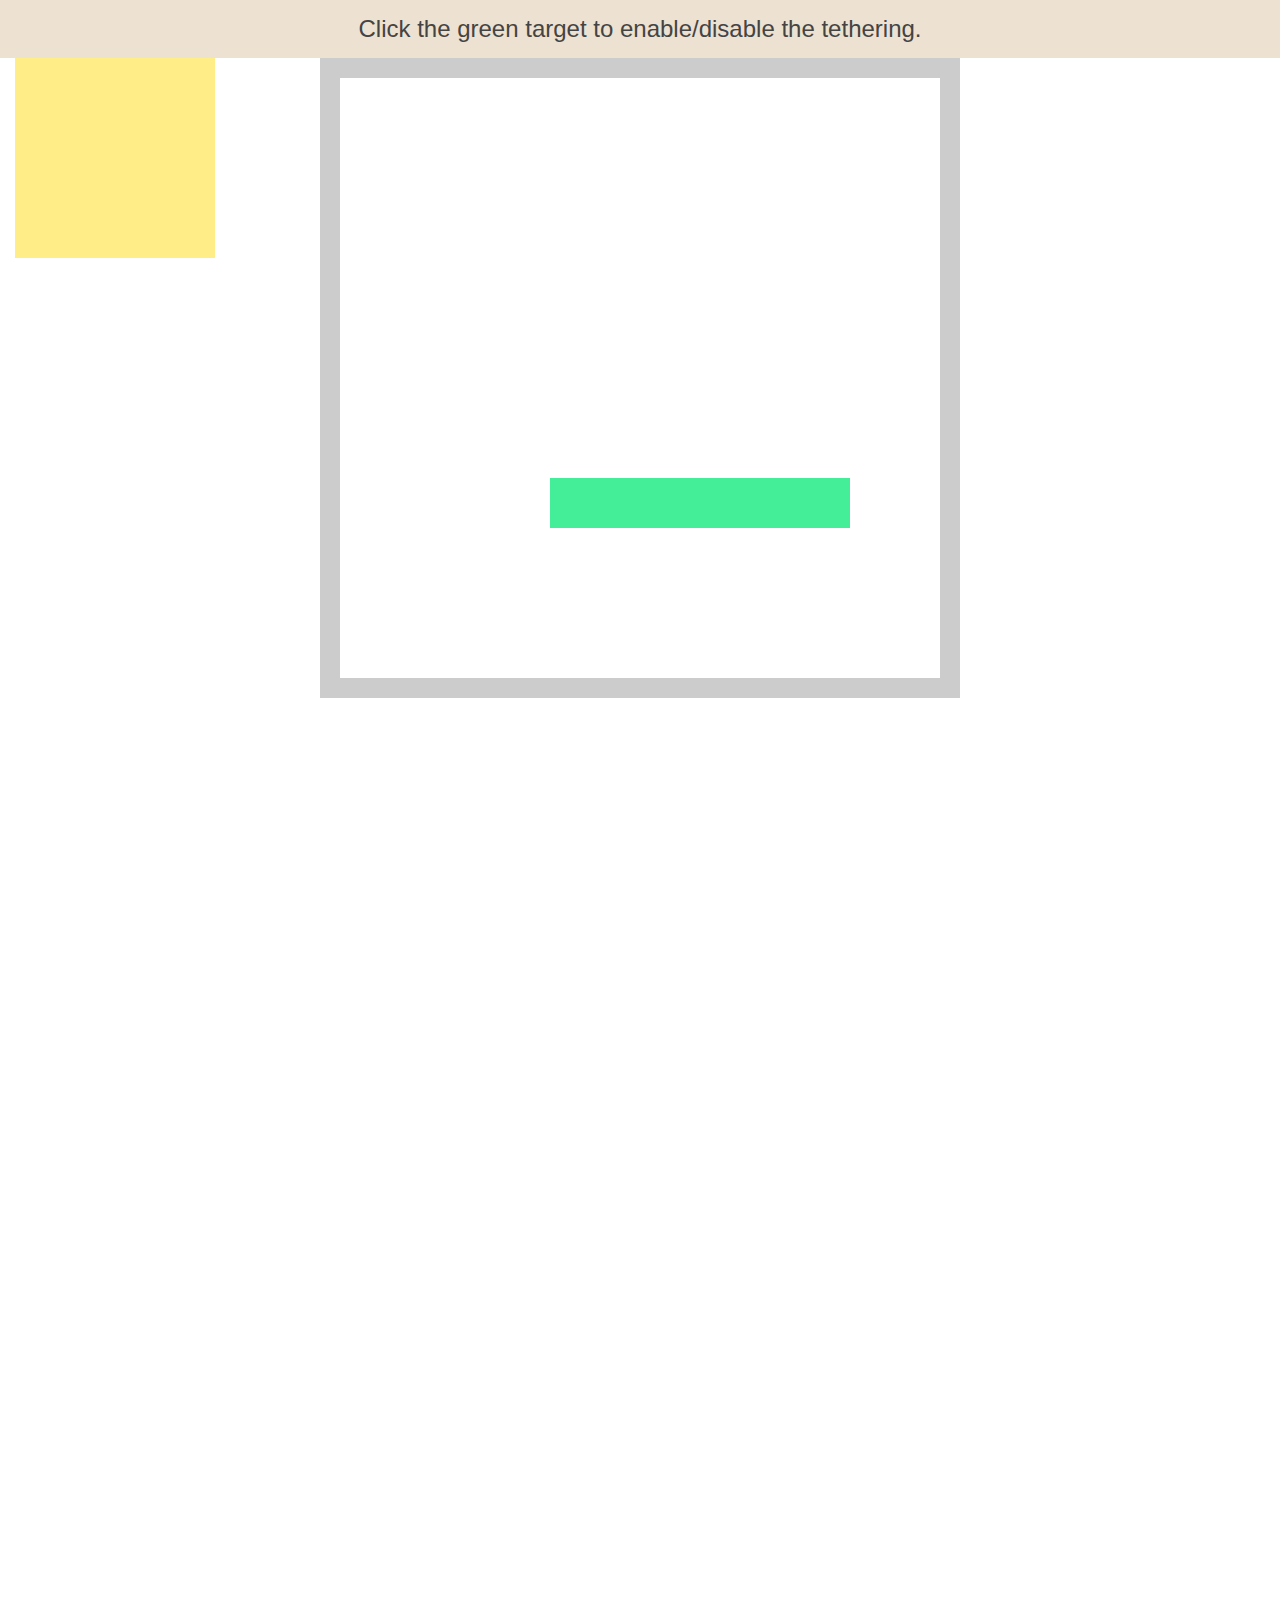
<file: GEOG575/FLNAS/lib/tether-1.3.3/examples/enable-disable/index.html>
<!DOCTYPE html>
<html>
    <head>
        <meta charset="utf-8">
        <meta http-equiv="X-UA-Compatible" content="chrome=1">
        <meta name="viewport" content="width=device-width, initial-scale=1, user-scalable=no">
        <link rel="stylesheet" href="../resources/css/base.css" />
        <link rel="stylesheet" href="../common/css/style.css" />
    </head>
    <body>
        <div class="instructions">Click the green target to enable/disable the tethering.</div>

        <div class="element"></div>
        <div class="container">
            <div class="pad"></div>
            <div class="target"></div>
            <div class="pad"></div>
        </div>

        <script src="//github.hubspot.com/tether/dist/js/tether.js"></script>
        <script>
            var tether = new Tether({
                element: '.element',
                target: '.target',
                attachment: 'top left',
                targetAttachment: 'top right'
            });

            document.querySelector('.target').addEventListener('click', function(){
                if (tether.enabled)
                    tether.disable();
                else
                    tether.enable();
            });
        </script>
    </body>
</html>
</file>
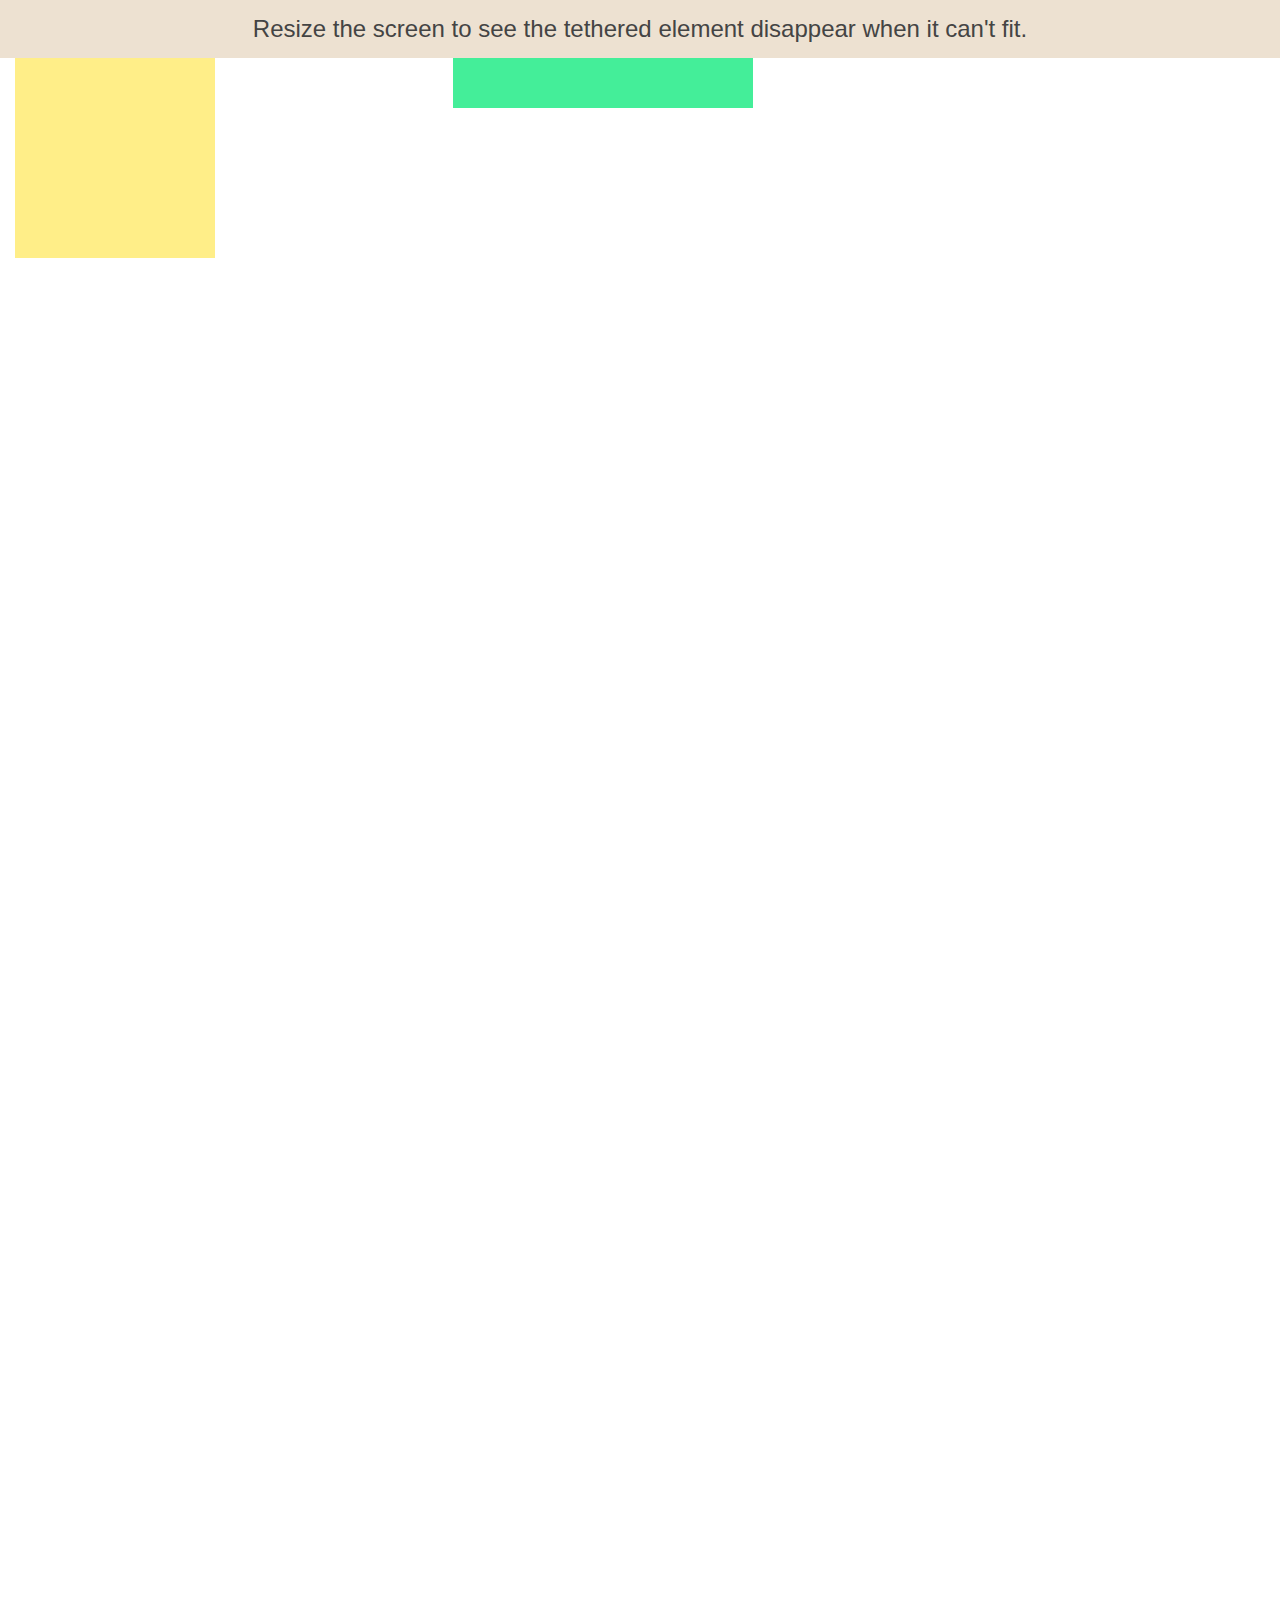
<file: GEOG575/FLNAS/lib/tether-1.3.3/examples/out-of-bounds/index.html>
<!DOCTYPE html>
<html>
    <head>
        <meta charset="utf-8">
        <meta http-equiv="X-UA-Compatible" content="chrome=1">
        <meta name="viewport" content="width=device-width, initial-scale=1, user-scalable=no">
        <link rel="stylesheet" href="../resources/css/base.css" />
        <link rel="stylesheet" href="../common/css/style.css" />
        <style>
            .tether-element.tether-out-of-bounds {
                display: none;
            }
        </style>
    </head>
    <body>
        <div class="instructions">Resize the screen to see the tethered element disappear when it can't fit.</div>

        <div class="element"></div>
        <div class="target"></div>

        <script src="//github.hubspot.com/tether/dist/js/tether.js"></script>
        <script>
            var tether = new Tether({
                element: '.element',
                target: '.target',
                attachment: 'top left',
                targetAttachment: 'top right',
                constraints: [{
                    to: 'window',
                    attachment: 'together'
                }]
            });
            tether.on('update', function(event) {
                console.log(event);
            });
        </script>
    </body>
</html>
</file>
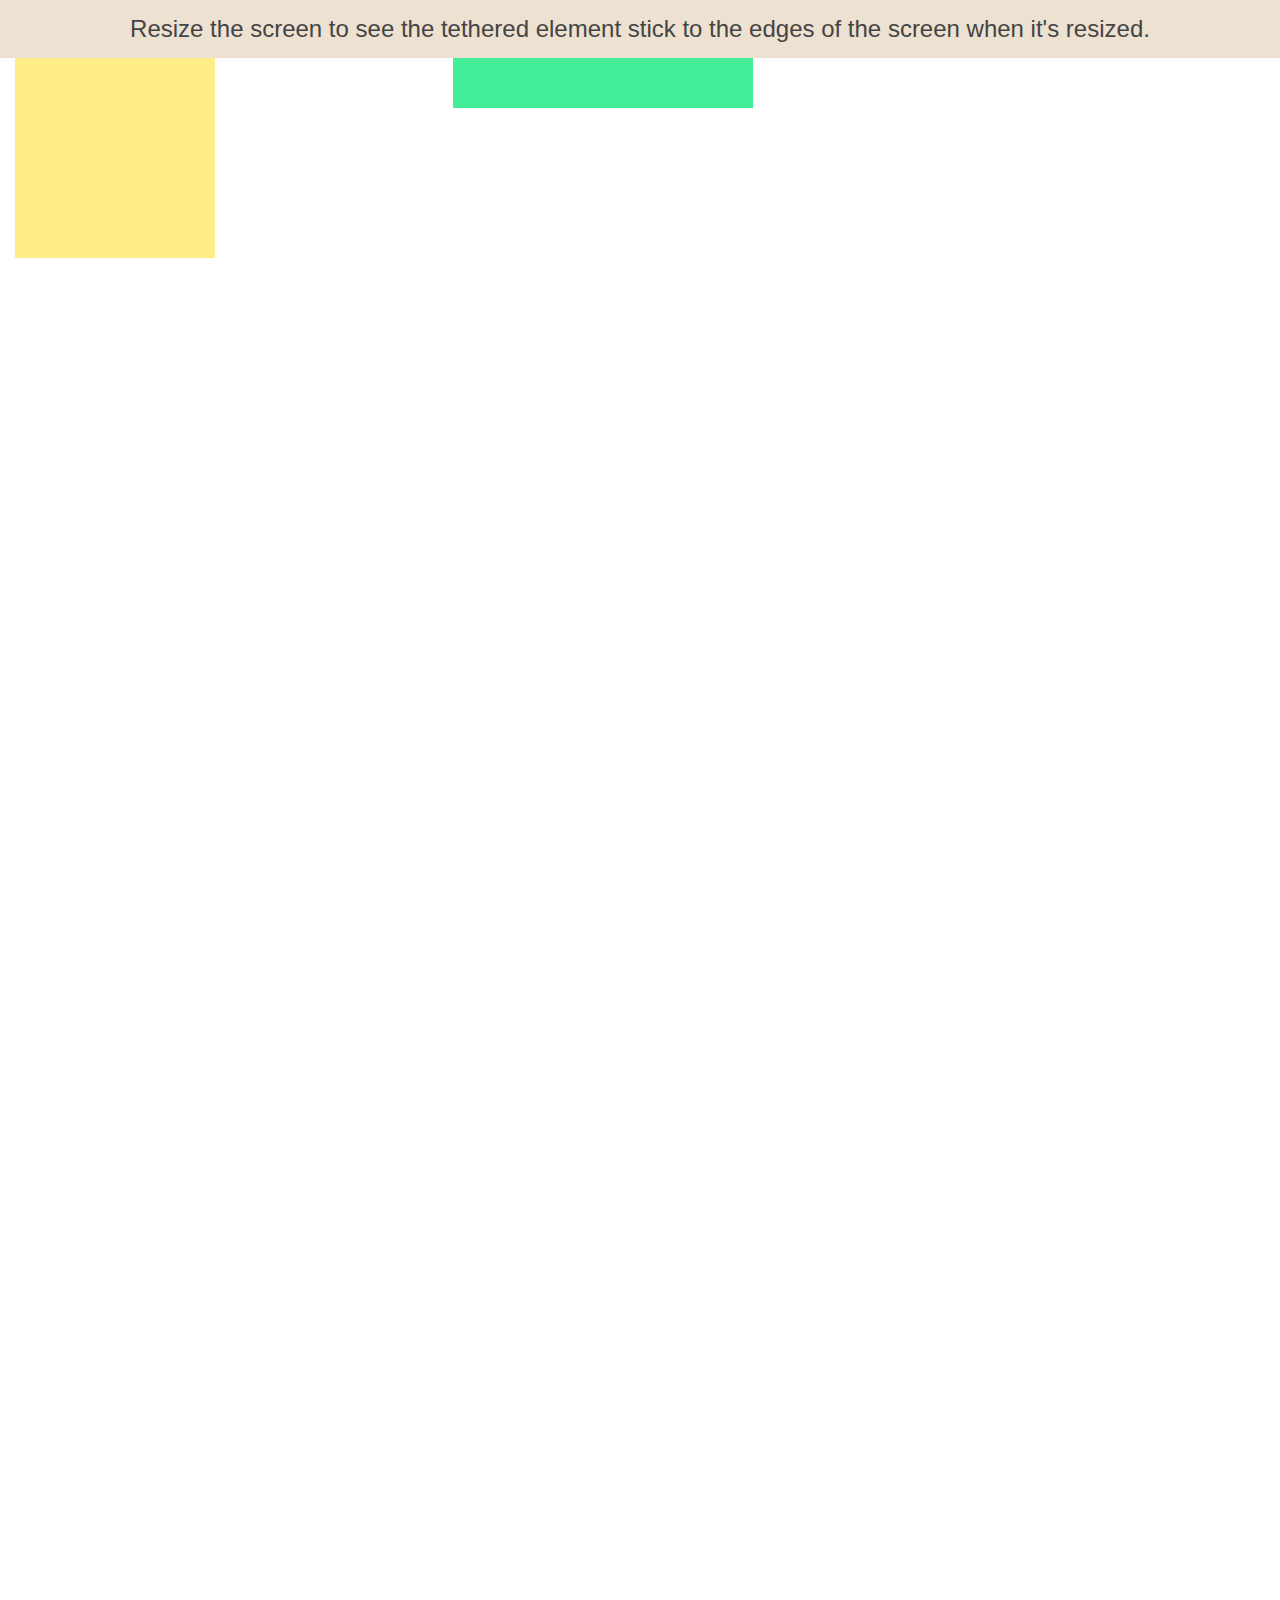
<file: GEOG575/FLNAS/lib/tether-1.3.3/examples/pin/index.html>
<!DOCTYPE html>
<html>
    <head>
        <meta charset="utf-8">
        <meta http-equiv="X-UA-Compatible" content="chrome=1">
        <meta name="viewport" content="width=device-width, initial-scale=1, user-scalable=no">
        <link rel="stylesheet" href="../resources/css/base.css" />
        <link rel="stylesheet" href="../common/css/style.css" />
    </head>
    <body>
        <div class="instructions">Resize the screen to see the tethered element stick to the edges of the screen when it's resized.</div>

        <div class="element"></div>
        <div class="target"></div>

        <script src="//github.hubspot.com/tether/dist/js/tether.js"></script>
        <script>
            new Tether({
                element: '.element',
                target: '.target',
                attachment: 'top left',
                targetAttachment: 'top right',
                constraints: [{
                    to: 'window',
                    pin: true
                }]
            });
        </script>
    </body>
</html>
</file>
<file: css/main.css>
body {
	background-color: #fff;
	font-family: 'Varela Round', sans-serif;
}
img {
	max-width: 100%;
}
.navbar {
	margin-bottom: 10px;
	-webkit-user-select: none;
	-moz-user-select: none;
	-ms-user-select: none;
	user-select: none;
}
.navbar-brand {
	font-family: 'Jaldi', sans-serif;
	font-size: 45px;
	color: #333;
}
.navbar-text {
	position: absolute;
    margin-top: -25px;
	font-size: 15px;
	color: #333;
}
.nav-link {
	margin-top: 55px;
}
.tiles {
	max-width: 100%;
	border-radius: 5px;
	-webkit-box-shadow: 0 3px 6px rgba(0, 0, 0, 0.16), 0 3px 6px rgba(0, 0, 0, 0.23);
	box-shadow: 0 3px 6px rgba(0, 0, 0, 0.16), 0 3px 6px rgba(0, 0, 0, 0.23);
}
.tiles:hover {
	-webkit-box-shadow: none;
	box-shadow: none;
}
.projects .project-thumbnail {
	position: relative;
	color: #fff;
	cursor: pointer;
	-webkit-user-select: none;
	-moz-user-select: none;
	-ms-user-select: none;
	user-select: none;
}
.projects .space {
	padding-bottom: 25px;
}
.projects .project-title {
	color: white;
	font-size: 16px;
	line-height: 1.2;
	font-weight: 900;
	text-shadow: 0px 2px 3px rgba(0, 0, 0, 0.4), 0px 4px 7px rgba(0, 0, 0, 0.1), 0px 9px 12px rgba(0, 0, 0, 0.1);
	padding-right: 5px;
}
@media screen and (max-width: 576px) {
	.projects .project-title {
		font-size: 12.8px
	}
	.navbar-brand {
		font-family: 'Jaldi', sans-serif;
		font-size: 30px;
	}
	.navbar-text {
		position: absolute;
        margin-top: -20px;
		font-size: 10px;
	}
	.nav-link {
		margin-top: 30px;
	}
}
.projects .project-subtitle {
	color: white;
	font-size: 12.8px;
	line-height: 1.2;
	font-weight: 600;
	text-shadow: 0px 2px 3px rgba(0, 0, 0, 0.4), 0px 4px 7px rgba(0, 0, 0, 0.1), 0px 9px 12px rgba(0, 0, 0, 0.1);
	padding-right: 5px;
}
@media screen and (max-width: 576px) {
	.projects .project-subtitle {
		font-size: 9.6px
	}
}
.close:focus{
   outline:none;
  }
.modal-title {
	color: #333;
}
.modal-open .modal.fade .modal-dialog {
	position: absolute;
	left: 0;
	right: 0;
	max-width: none;
}
.modal-content {
	max-width: 800px;
	margin: 0 auto;
	border: none;
	color: #333;
}
.button {
	border: none;
	background-image: -o-linear-gradient(315deg, #72e9f3 -20%, #404de6 120%);
	background-image: linear-gradient(135deg, #72e9f3 -20%, #404de6 120%);
	-webkit-box-shadow: 0 11px 36px 0 rgba(70, 89, 138, .25);
	box-shadow: 0 11px 36px 0 rgba(70, 89, 138, .25);
	padding: 16px 45px;
	font-weight: 700;
	font-size: .688rem;
	letter-spacing: 1.54px;
	text-transform: uppercase;
	border-radius: 5px;
	color: white;
}
.button a {
	color: inherit;
	text-decoration: none;
}
.button:focus {
	outline: none !important;
}
.button:hover {
	background-image: -o-linear-gradient(315deg, #80ebf4 -20%, #757fed 120%);
	background-image: linear-gradient(135deg, #80ebf4 -20%, #757fed 120%);
}
.button:active {
	background-image: -o-linear-gradient(315deg, #72e9f3 -20%, #404de6 120%);
	background-image: linear-gradient(135deg, #72e9f3 -20%, #404de6 120%);
}
.bottom-left {
	position: absolute;
	bottom: 8px;
	left: 16px;
	pointer-events: none;
}
.bg-img {
	height: 100%;
	position: relative;
}
.bg-img img {
	-o-object-fit: cover;
	object-fit: cover;
	width: 100%;
	height: 100%;
	display: block;
}
.bg-img-blue:before {
	content: '';
	position: absolute;
	top: 0;
	right: 0;
	bottom: 0;
	left: 0;
	background-image: -o-linear-gradient(71deg, #0338c6 0%, #21d2ff 100%);
	background-image: linear-gradient(19deg, #0338c6 0%, #21d2ff 100%);
	opacity: .55;
	border-radius: 5px;
	pointer-events: none;
}
.bg-img-blue {
	-webkit-box-shadow: 0 1px 2px rgba(0, 0, 0, 0.15);
	box-shadow: 0 1px 2px rgba(0, 0, 0, 0.15);
	-webkit-transition: all 0.5s cubic-bezier(.25, .8, .25, 1);
	-o-transition: all 0.5s cubic-bezier(.25, .8, .25, 1);
	transition: all 0.5s cubic-bezier(.25, .8, .25, 1);
	border-radius: 5px;
}
.bg-img-blue:hover {
	-webkit-box-shadow: 0 19px 38px rgba(3, 56, 198, 0.30), 0 15px 12px rgba(33, 210, 255, 0.22);
	box-shadow: 0 19px 38px rgba(3, 56, 198, 0.30), 0 15px 12px rgba(33, 210, 255, 0.22);
	border-radius: 5px;
	-webkit-transform: translate(0px, -8px);
	-ms-transform: translate(0px, -8px);
	transform: translate(0px, -8px);
}
.bg-img-red:before {
	content: '';
	position: absolute;
	top: 0;
	right: 0;
	bottom: 0;
	left: 0;
	background-image: -o-linear-gradient(315deg, #FFE53B -20%, #FF2525 120%);
	background-image: linear-gradient(135deg, #FFE53B -20%, #FF2525 120%);
	opacity: .55;
	border-radius: 5px;
	pointer-events: none;
}
.bg-img-red {
	-webkit-box-shadow: 0 1px 2px rgba(0, 0, 0, 0.15);
	box-shadow: 0 1px 2px rgba(0, 0, 0, 0.15);
	-webkit-transition: all 0.5s cubic-bezier(.25, .8, .25, 1);
	-o-transition: all 0.5s cubic-bezier(.25, .8, .25, 1);
	transition: all 0.5s cubic-bezier(.25, .8, .25, 1);
	border-radius: 5px;
}
.bg-img-red:hover {
	-webkit-box-shadow: 0 19px 38px rgba(255, 229, 59, 0.30), 0 15px 12px rgba(255, 37, 37, 0.22);
	box-shadow: 0 19px 38px rgba(255, 229, 59, 0.30), 0 15px 12px rgba(255, 37, 37, 0.22);
	border-radius: 5px;
	-webkit-transform: translate(0px, -8px);
	-ms-transform: translate(0px, -8px);
	transform: translate(0px, -8px);
}
.bg-img-green:before {
	content: '';
	position: absolute;
	top: 0;
	right: 0;
	bottom: 0;
	left: 0;
	background-image: -o-linear-gradient(315deg, #08AEEA -20%, #2AF598 120%);
	background-image: linear-gradient(135deg, #08AEEA -20%, #2AF598 120%);
	opacity: .55;
	border-radius: 5px;
	pointer-events: none;
}
.bg-img-green {
	-webkit-box-shadow: 0 1px 2px rgba(0, 0, 0, 0.15);
	box-shadow: 0 1px 2px rgba(0, 0, 0, 0.15);
	-webkit-transition: all 0.5s cubic-bezier(.25, .8, .25, 1);
	-o-transition: all 0.5s cubic-bezier(.25, .8, .25, 1);
	transition: all 0.5s cubic-bezier(.25, .8, .25, 1);
	border-radius: 5px;
}
.bg-img-green:hover {
	-webkit-box-shadow: 0 19px 38px rgba(8, 174, 234, 0.30), 0 15px 12px rgba(42, 245, 152, 0.22);
	box-shadow: 0 19px 38px rgba(8, 174, 234, 0.30), 0 15px 12px rgba(42, 245, 152, 0.22);
	border-radius: 5px;
	-webkit-transform: translate(0px, -8px);
	-ms-transform: translate(0px, -8px);
	transform: translate(0px, -8px);
}
.bg-img-purple:before {
	content: '';
	position: absolute;
	top: 0;
	right: 0;
	bottom: 0;
	left: 0;
	background-image: -o-linear-gradient(315deg, #21D4FD -20%, #B721FF 120%);
	background-image: linear-gradient(135deg, #21D4FD -20%, #B721FF 120%);
	opacity: .55;
	border-radius: 5px;
	pointer-events: none;
}
.bg-img-purple {
	-webkit-box-shadow: 0 1px 2px rgba(0, 0, 0, 0.15);
	box-shadow: 0 1px 2px rgba(0, 0, 0, 0.15);
	-webkit-transition: all 0.5s cubic-bezier(.25, .8, .25, 1);
	-o-transition: all 0.5s cubic-bezier(.25, .8, .25, 1);
	transition: all 0.5s cubic-bezier(.25, .8, .25, 1);
	border-radius: 5px;
}
.bg-img-purple:hover {
	-webkit-box-shadow: 0 19px 38px rgba(33, 212, 253, 0.30), 0 15px 12px rgba(183, 33, 255, 0.22);
	box-shadow: 0 19px 38px rgba(33, 212, 253, 0.30), 0 15px 12px rgba(183, 33, 255, 0.22);
	border-radius: 5px;
	-webkit-transform: translate(0px, -8px);
	-ms-transform: translate(0px, -8px);
	transform: translate(0px, -8px);
}
.bg-img-watermelon:before {
	content: '';
	position: absolute;
	top: 0;
	right: 0;
	bottom: 0;
	left: 0;
	background-image: -o-linear-gradient(315deg, #3bfff1 -20%, #FF2525 120%);
	background-image: linear-gradient(135deg, #3bfff1 -20%, #FF2525 120%);
	opacity: .55;
	border-radius: 5px;
	pointer-events: none;
}
.bg-img-watermelon {
	-webkit-box-shadow: 0 1px 2px rgba(0, 0, 0, 0.15);
	box-shadow: 0 1px 2px rgba(0, 0, 0, 0.15);
	-webkit-transition: all 0.5s cubic-bezier(.25, .8, .25, 1);
	-o-transition: all 0.5s cubic-bezier(.25, .8, .25, 1);
	transition: all 0.5s cubic-bezier(.25, .8, .25, 1);
	border-radius: 5px;
}
.bg-img-watermelon:hover {
	-webkit-box-shadow: 0 19px 38px rgba(59, 255, 241, 0.30), 0 15px 12px rgba(255, 37, 37, 0.22);
	box-shadow: 0 19px 38px rgba(59, 255, 241, 0.30), 0 15px 12px rgba(255, 37, 37, 0.22);
	border-radius: 5px;
	-webkit-transform: translate(0px, -8px);
	-ms-transform: translate(0px, -8px);
	transform: translate(0px, -8px);
}
.bg-img-dark:before {
	content: '';
	position: absolute;
	top: 0;
	right: 0;
	bottom: 0;
	left: 0;
	background-image: -o-linear-gradient(top, #52ACFF 25%, #ed7805 100%);
	background-image: -webkit-gradient(linear, left top, left bottom, color-stop(25%, #52ACFF), to(#ed7805));
	background-image: linear-gradient(180deg, #52ACFF 25%, #ed7805 100%);
	opacity: .55;
	border-radius: 5px;
	pointer-events: none;
}
.bg-img-dark {
	-webkit-box-shadow: 0 1px 2px rgba(0, 0, 0, 0.15);
	box-shadow: 0 1px 2px rgba(0, 0, 0, 0.15);
	-webkit-transition: all 0.5s cubic-bezier(.25, .8, .25, 1);
	-o-transition: all 0.5s cubic-bezier(.25, .8, .25, 1);
	transition: all 0.5s cubic-bezier(.25, .8, .25, 1);
	border-radius: 5px;
}
.bg-img-dark:hover {
	-webkit-box-shadow: 0 19px 38px rgba(82, 172, 255, 0.30), 0 15px 12px rgba(237, 120, 5, 0.22);
	box-shadow: 0 19px 38px rgba(82, 172, 255, 0.30), 0 15px 12px rgba(237, 120, 5, 0.22);
	border-radius: 5px;
	-webkit-transform: translate(0px, -8px);
	-ms-transform: translate(0px, -8px);
	transform: translate(0px, -8px);
}
.bg-img-yellow:before {
	content: '';
	position: absolute;
	top: 0;
	right: 0;
	bottom: 0;
	left: 0;
	background-image: -o-linear-gradient(303deg, #fa234c 0%, #ffe125 74%);
	background-image: linear-gradient(147deg, #fa234c 0%, #ffe125 74%);
	opacity: .55;
	border-radius: 5px;
	pointer-events: none;
}
.bg-img-yellow {
	-webkit-box-shadow: 0 1px 2px rgba(0, 0, 0, 0.15);
	box-shadow: 0 1px 2px rgba(0, 0, 0, 0.15);
	-webkit-transition: all 0.5s cubic-bezier(.25, .8, .25, 1);
	-o-transition: all 0.5s cubic-bezier(.25, .8, .25, 1);
	transition: all 0.5s cubic-bezier(.25, .8, .25, 1);
	border-radius: 5px;
}
.bg-img-yellow:hover {
	-webkit-box-shadow: 0 19px 38px rgba(250, 35, 76, 0.30), 0 15px 12px rgba(255, 225, 37, 0.22);
	box-shadow: 0 19px 38px rgba(250, 35, 76, 0.30), 0 15px 12px rgba(255, 225, 37, 0.22);
	border-radius: 5px;
	-webkit-transform: translate(0px, -8px);
	-ms-transform: translate(0px, -8px);
	transform: translate(0px, -8px);
}
.bg-img-pink:before {
	content: '';
	position: absolute;
	top: 0;
	right: 0;
	bottom: 0;
	left: 0;
	background-image: -o-linear-gradient(300deg, #3cd9fb 5%, #e22057 80%, #f53f46 100%);
	background-image: linear-gradient(150deg, #3cd9fb 5%, #e22057 80%, #f53f46 100%);
	opacity: .55;
	border-radius: 5px;
	pointer-events: none;
}
.bg-img-pink {
	-webkit-box-shadow: 0 1px 2px rgba(0, 0, 0, 0.15);
	box-shadow: 0 1px 2px rgba(0, 0, 0, 0.15);
	-webkit-transition: all 0.5s cubic-bezier(.25, .8, .25, 1);
	-o-transition: all 0.5s cubic-bezier(.25, .8, .25, 1);
	transition: all 0.5s cubic-bezier(.25, .8, .25, 1);
	border-radius: 5px;
}
.bg-img-pink:hover {
	-webkit-box-shadow: 0 19px 38px rgba(60, 217, 251, 0.30), 0 15px 12px rgba(245, 63, 70, 0.22);
	box-shadow: 0 19px 38px rgba(60, 217, 251, 0.30), 0 15px 12px rgba(245, 63, 70, 0.22);
	border-radius: 5px;
	-webkit-transform: translate(0px, -8px);
	-ms-transform: translate(0px, -8px);
	transform: translate(0px, -8px);
}
</file>
<file: GEOG575/FLHOUSING/css/style.css>
/* Stylesheet by Bryan H. Garner, 2019 */
body{
    background-color: #26282b;
    font-family: 'Work Sans', sans-serif;
}

.counties {
    stroke: #000;
    stroke-width: 0.5px;
    stroke-linecap: round;
}

.map {
    margin: 10px 0 0 20px;
    position: relative;
}

.chart {
    margin: 7px 20px 0 0;
    display : block;
}

.chartBackground {
    fill: none;
}

.chartFrame {
    fill: none;
}

.axis path,
.axis line {
    fill: none;
    stroke: #999;
    stroke-width: 1px;
    shape-rendering: crispEdges;
}

.axis text {
    font-size: 0.6em;
    fill: #999;
}

.numbers {
    fill: white;
}

.chartTitle {
    fill: white;
    font-size: 1em;
}

.dropdown {
    position: absolute;
    top: 100px;
    left: 40px;
    font-size: 1em;
    font-weight: bold;
    padding: 2px;
    border: 1px solid #999;
    box-shadow: 2px 2px 4px #999;
    font-family: 'Work Sans', sans-serif;
}

option {
    font-weight: normal;
}

.infolabel {
    position: absolute;
    height: 75px;
    min-width: 100px;
    color: white;
    background-color: #000;
    border: solid thin #fff;
    padding: 5px 10px;
    top: -75px;
    border-radius: 5px;
    font-family: 'Work Sans', sans-serif;
}

.infolabel h1 {
    margin: 0 20px 0 0;
    padding: 0;
    line-height: 1em;
}

.labelname {
    font-weight: 600;
    color: #ff8800;
}

#datadetails {
    color: white;
    position: absolute;
    top: 150px;
    left: 40px;
    max-width: 260px;
    font-size: 0.9em;
    z-index: 1;
}

#datasource {
    color: white;
    position: absolute;
    top: 135px;
    left: 40px;
    font-size: 0.5em;
    z-index: 1;
}

#title{
    font-size: 1em;
    font-weight: bold;
    color: white;
    text-align: center;
    
}

a:link {
    color: white;
    text-decoration: none;
}

a:visited {
    color: white;
    text-decoration: none;
}

a:hover {
    text-decoration: underline;
}
</file>
<file: GEOG575/FLNAS/lib/tether-1.3.3/examples/resources/css/base.css>
body {
    font-family: "Helvetica Neue", sans-serif;
    color: #444;
    margin: 0px;
}

a {
    cursor: pointer;
    color: blue;
}
</file>
<file: GEOG575/FLNAS/lib/tether-1.3.3/examples/common/css/style.css>
body {
    min-height: 3000px;
}
.element {
    width: 200px;
    height: 200px;
    background-color: #fe8;
    position: absolute;
    z-index: 6;
}

.target {
    width: 300px;
    height: 50px;
    margin: 0 35%;
    background-color: #4e9;
}

.container {
    height: 600px;
    overflow: scroll;
    width: 600px;
    border: 20px solid #CCC;
    margin-top: 100px;
}

body {
    padding: 15px;
}

body > .container {
    margin: 0 auto;
}

.pad {
    height: 400px;
    width: 100px;
}

.instructions {
    width: 100%;
    text-align: center;
    font-size: 24px;
    padding: 15px;
    background-color: rgba(210, 180, 140, 0.4);
    margin: -15px -15px 0 -15px;
}
</file>
